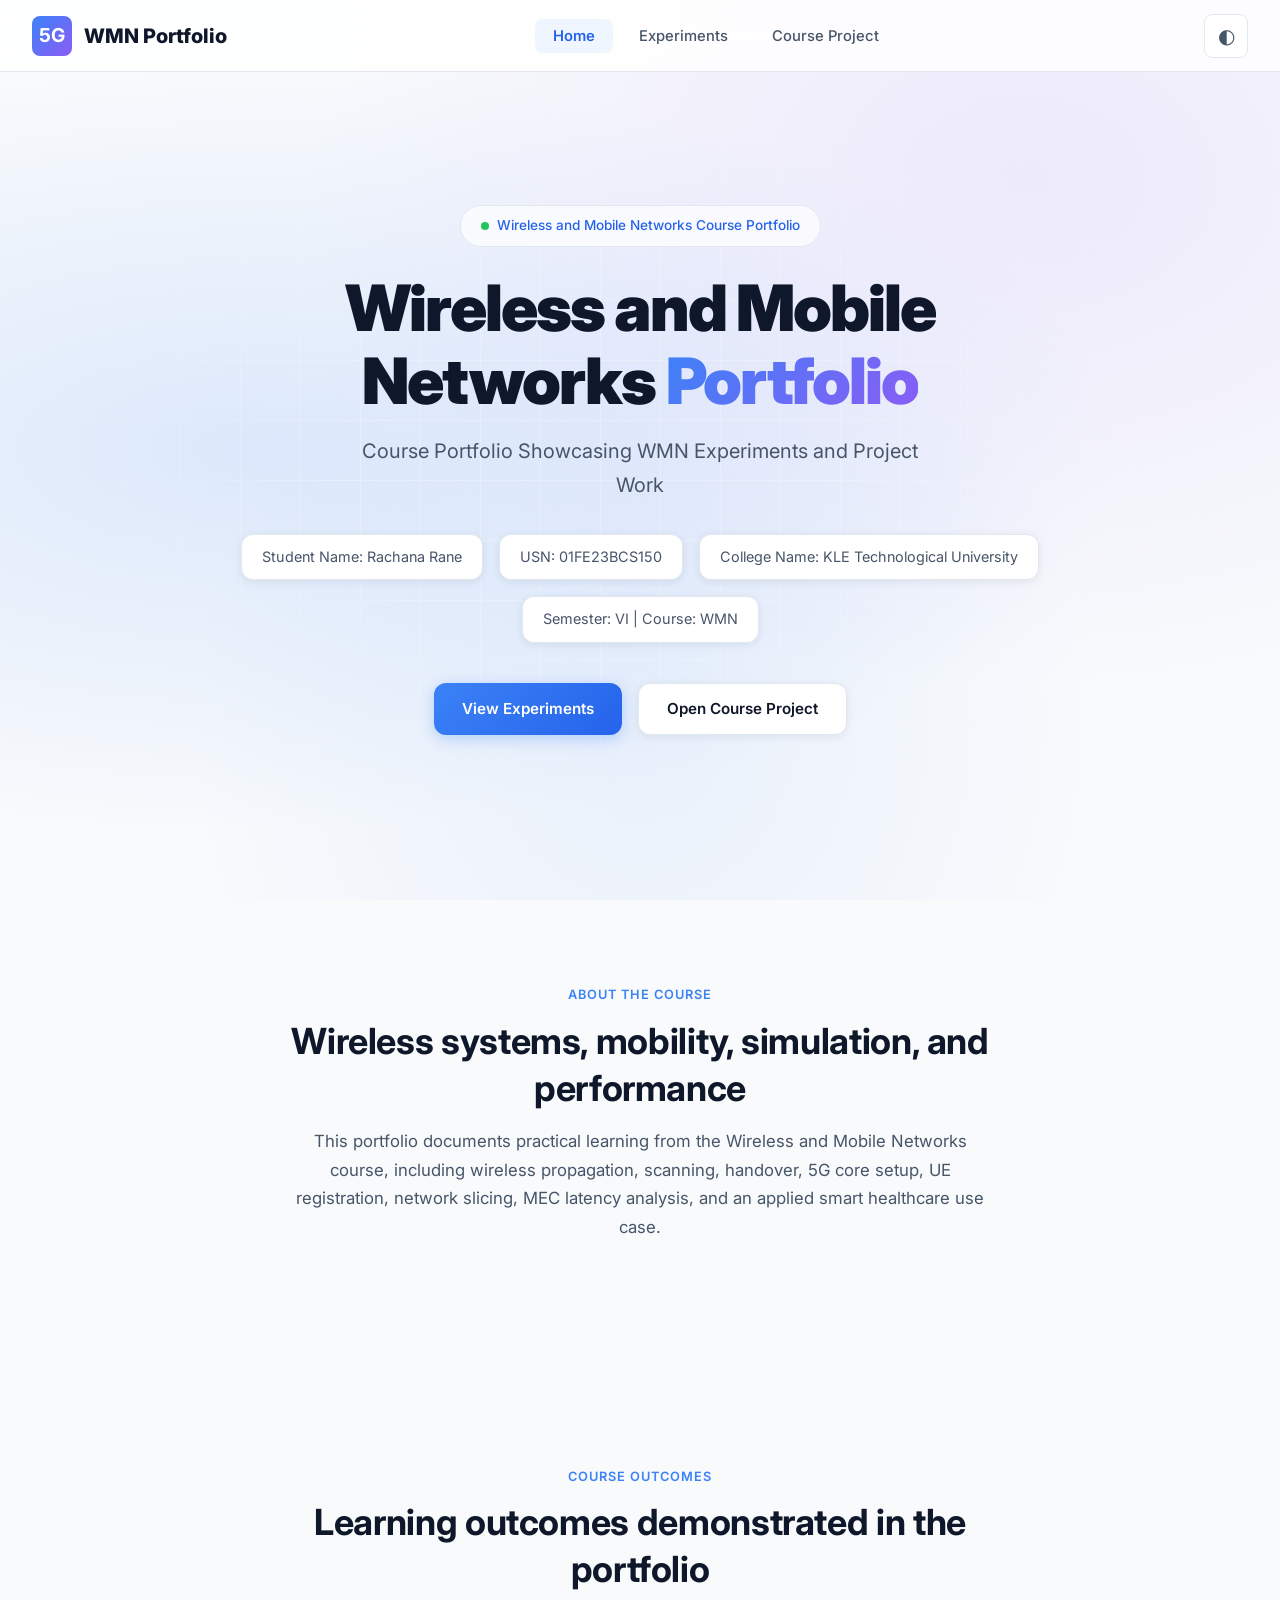
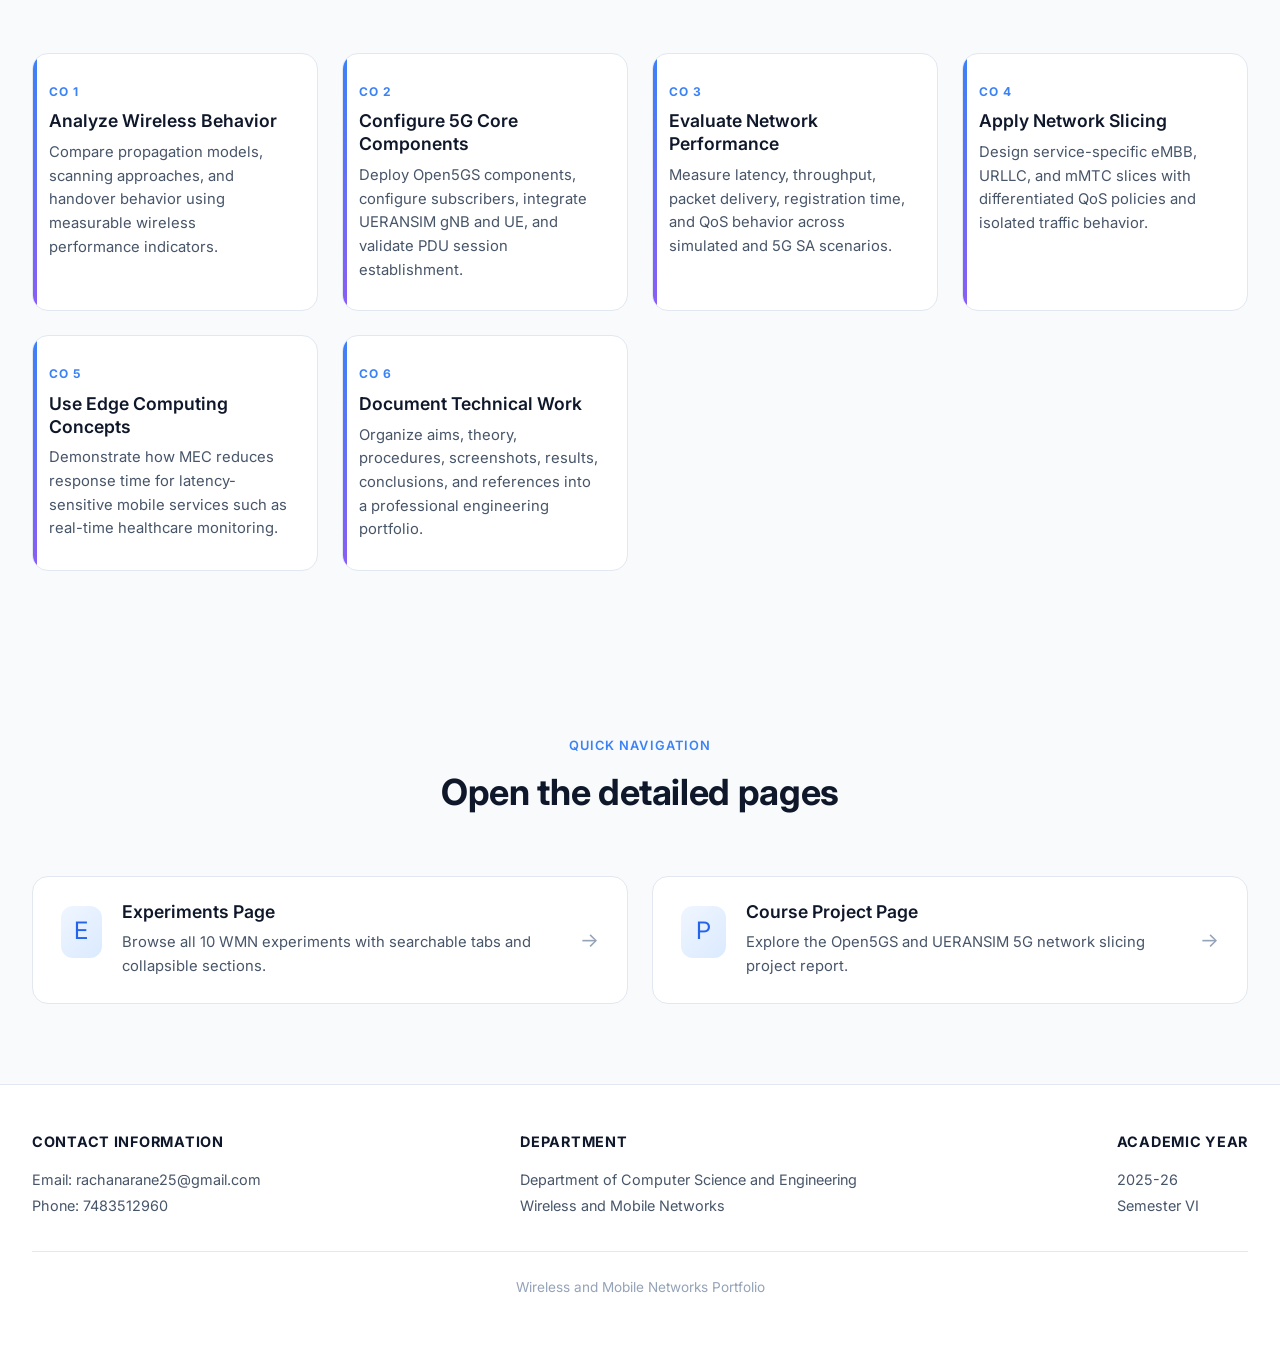
<file: index.html>
<!DOCTYPE html>
<html lang="en">
<head>
  <meta charset="UTF-8">
  <meta name="viewport" content="width=device-width, initial-scale=1.0">
  <title>Wireless and Mobile Networks Portfolio</title>
  <link rel="stylesheet" href="css/style.css">
</head>
<body>
  <nav class="navbar">
    <div class="nav-container">
      <a class="nav-logo" href="index.html">
        <span class="nav-logo-icon">5G</span>
        <span>WMN Portfolio</span>
      </a>
      <ul class="nav-links">
        <li><a class="nav-link active" href="index.html">Home</a></li>
        <li><a class="nav-link" href="experiments.html">Experiments</a></li>
        <li><a class="nav-link" href="project.html">Course Project</a></li>
      </ul>
      <button class="theme-toggle" type="button" aria-label="Toggle dark mode">◐</button>
      <button class="nav-hamburger" type="button" aria-label="Open menu"><span></span><span></span><span></span></button>
    </div>
  </nav>
  <div class="nav-overlay"></div>

  <main>
    <section class="hero" id="home">
      <div class="hero-bg"></div>
      <div class="hero-grid"></div>
      <div class="hero-content">
        <div class="hero-badge"><span class="dot"></span> Wireless and Mobile Networks Course Portfolio</div>
        <h1 class="hero-title">Wireless and Mobile Networks <span class="gradient-text">Portfolio</span></h1>
        <p class="hero-subtitle">Course Portfolio Showcasing WMN Experiments and Project Work</p>
        <div class="hero-details">
    <div class="hero-detail-chip">Student Name: Rachana Rane</div>
    <div class="hero-detail-chip">USN: 01FE23BCS150</div>
    <div class="hero-detail-chip">College Name: KLE Technological University</div>
    <div class="hero-detail-chip">Semester: VI | Course: WMN</div>
</div>
        <div class="hero-actions">
          <a class="btn btn-primary" href="experiments.html">View Experiments</a>
          <a class="btn btn-secondary" href="project.html">Open Course Project</a>
        </div>
      </div>
    </section>

    <section class="section" id="about">
      <div class="section-container">
        <div class="section-header reveal">
          <span class="section-label">About the Course</span>
          <h2 class="section-title">Wireless systems, mobility, simulation, and performance</h2>
          <p class="section-desc">This portfolio documents practical learning from the Wireless and Mobile Networks course, including wireless propagation, scanning, handover, 5G core setup, UE registration, network slicing, MEC latency analysis, and an applied smart healthcare use case.</p>
        </div>
      
      </div>
    </section>

    <section class="section">
      <div class="section-container">
        <div class="section-header reveal">
          <span class="section-label">Course Outcomes</span>
          <h2 class="section-title">Learning outcomes demonstrated in the portfolio</h2>
        </div>
        <div class="card-grid card-grid-3">
          <article class="card outcome-card reveal">
            <div class="outcome-number">CO 1</div>
            <h3 class="card-title">Analyze Wireless Behavior</h3>
            <p class="card-desc">Compare propagation models, scanning approaches, and handover behavior using measurable wireless performance indicators.</p>
          </article>
          <article class="card outcome-card reveal stagger-1">
            <div class="outcome-number">CO 2</div>
            <h3 class="card-title">Configure 5G Core Components</h3>
            <p class="card-desc">Deploy Open5GS components, configure subscribers, integrate UERANSIM gNB and UE, and validate PDU session establishment.</p>
          </article>
          <article class="card outcome-card reveal stagger-2">
            <div class="outcome-number">CO 3</div>
            <h3 class="card-title">Evaluate Network Performance</h3>
            <p class="card-desc">Measure latency, throughput, packet delivery, registration time, and QoS behavior across simulated and 5G SA scenarios.</p>
          </article>
          <article class="card outcome-card reveal">
            <div class="outcome-number">CO 4</div>
            <h3 class="card-title">Apply Network Slicing</h3>
            <p class="card-desc">Design service-specific eMBB, URLLC, and mMTC slices with differentiated QoS policies and isolated traffic behavior.</p>
          </article>
          <article class="card outcome-card reveal stagger-1">
            <div class="outcome-number">CO 5</div>
            <h3 class="card-title">Use Edge Computing Concepts</h3>
            <p class="card-desc">Demonstrate how MEC reduces response time for latency-sensitive mobile services such as real-time healthcare monitoring.</p>
          </article>
          <article class="card outcome-card reveal stagger-2">
            <div class="outcome-number">CO 6</div>
            <h3 class="card-title">Document Technical Work</h3>
            <p class="card-desc">Organize aims, theory, procedures, screenshots, results, conclusions, and references into a professional engineering portfolio.</p>
          </article>
        </div>
      </div>
    </section>

    <section class="section">
      <div class="section-container">
        <div class="section-header reveal">
          <span class="section-label">Quick Navigation</span>
          <h2 class="section-title">Open the detailed pages</h2>
        </div>
        <div class="card-grid card-grid-2">
          <a class="card link-card reveal" href="experiments.html">
            <div class="card-icon">E</div>
            <div>
              <h3 class="card-title">Experiments Page</h3>
              <p class="card-desc">Browse all 10 WMN experiments with searchable tabs and collapsible sections.</p>
            </div>
            <span class="arrow">→</span>
          </a>
          <a class="card link-card reveal stagger-1" href="project.html">
            <div class="card-icon">P</div>
            <div>
              <h3 class="card-title">Course Project Page</h3>
              <p class="card-desc">Explore the Open5GS and UERANSIM 5G network slicing project report.</p>
            </div>
            <span class="arrow">→</span>
          </a>
        </div>
      </div>
    </section>
  </main>

  <footer class="footer">
    <div class="footer-container">
      <div class="footer-section">
        <h4>Contact Information</h4>
        <p>Email: rachanarane25@gmail.com<br>Phone: 7483512960</p>
      </div>
      <div class="footer-section">
        <h4>Department</h4>
        <p>Department of Computer Science and Engineering<br>Wireless and Mobile Networks</p>
      </div>
      <div class="footer-section">
        <h4>Academic Year</h4>
        <p>2025-26<br>Semester VI</p>
      </div>
    </div>
    <div class="footer-bottom">Wireless and Mobile Networks Portfolio</div>
  </footer>

  <script src="js/main.js"></script>
</body>
</html>
</file>
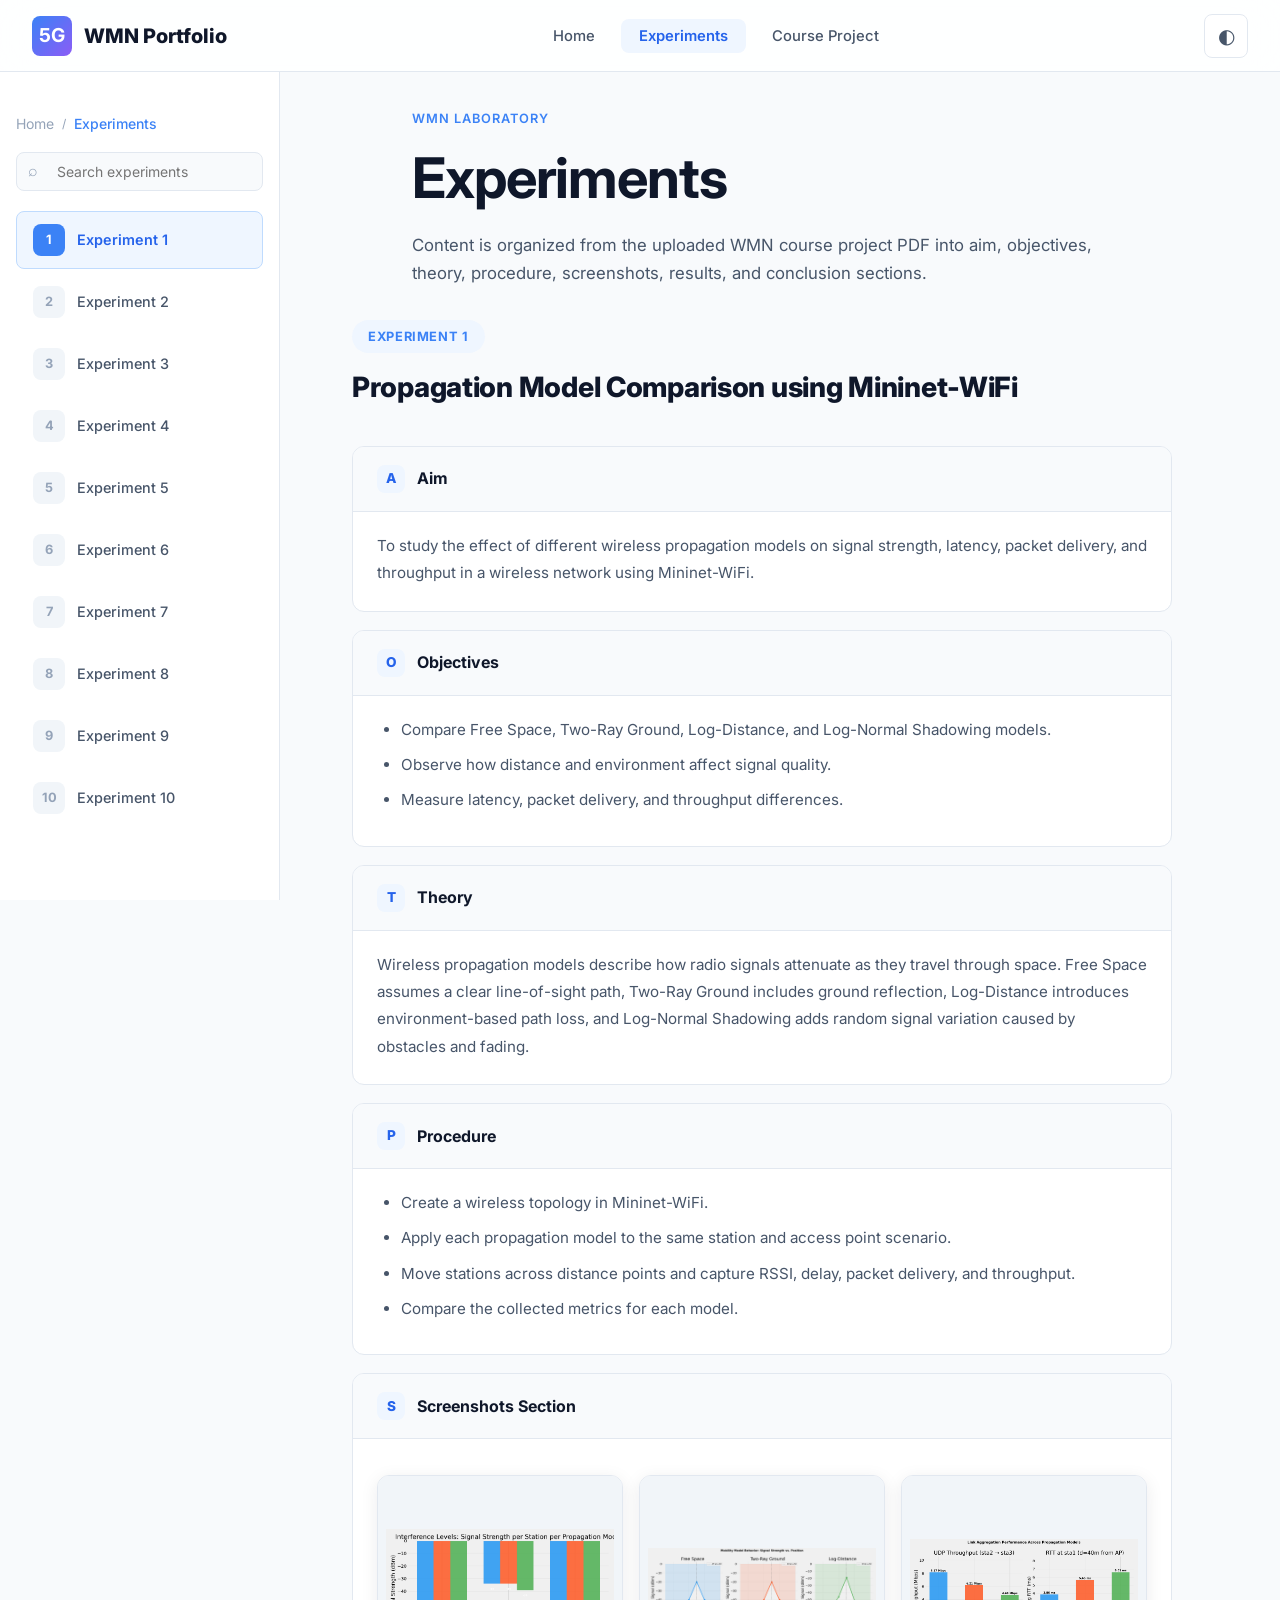
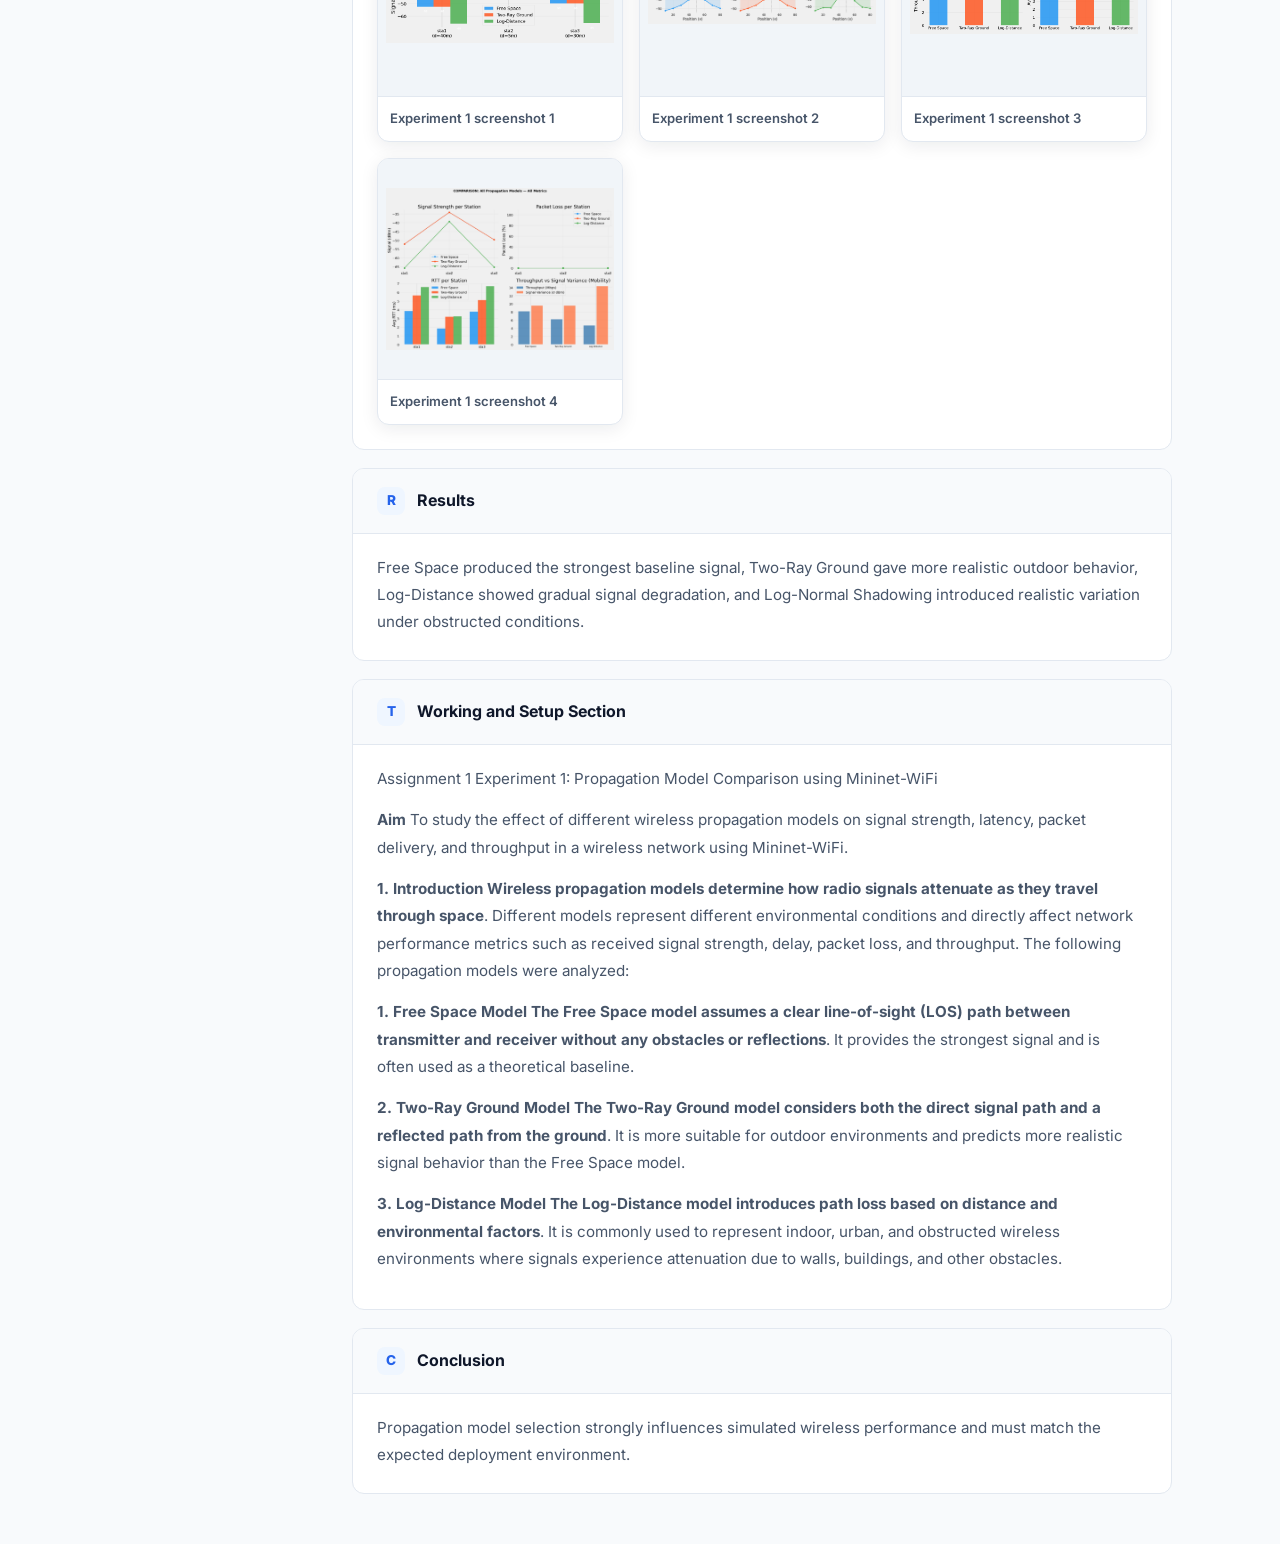
<file: experiments.html>
<!DOCTYPE html>
<html lang="en">
<head>
  <meta charset="UTF-8">
  <meta name="viewport" content="width=device-width, initial-scale=1.0">
  <title>Experiments | WMN Portfolio</title>
  <link rel="stylesheet" href="css/style.css">
</head>
<body>
  <nav class="navbar">
    <div class="nav-container">
      <a class="nav-logo" href="index.html"><span class="nav-logo-icon">5G</span><span>WMN Portfolio</span></a>
      <ul class="nav-links">
        <li><a class="nav-link" href="index.html">Home</a></li>
        <li><a class="nav-link active" href="experiments.html">Experiments</a></li>
        <li><a class="nav-link" href="project.html">Course Project</a></li>
      </ul>
      <button class="theme-toggle" type="button" aria-label="Toggle dark mode">◐</button>
      <button class="nav-hamburger" type="button" aria-label="Open menu"><span></span><span></span><span></span></button>
    </div>
  </nav>
  <div class="nav-overlay"></div>

  <main class="experiments-layout">
    <aside class="exp-sidebar">
      <nav class="breadcrumb"><a href="index.html">Home</a><span class="separator">/</span><span class="current">Experiments</span></nav>
      <div class="sidebar-search">
        <span class="search-icon">⌕</span>
        <input id="experimentSearch" type="search" placeholder="Search experiments">
      </div>
      <ul class="exp-nav-list" id="experimentNav"></ul>
    </aside>

    <section class="exp-content">
      <div class="section-header text-left mb-32">
        <span class="section-label">WMN Laboratory</span>
        <h1 class="section-title">Experiments</h1>
        <p class="section-desc">Content is organized from the uploaded WMN course project PDF into aim, objectives, theory, procedure, screenshots, results, and conclusion sections.</p>
      </div>
      <div id="experimentPanels"></div>
    </section>
  </main>

  <script src="js/experiment-data.js"></script>
  <script src="js/main.js"></script>
</body>
</html>
</file>
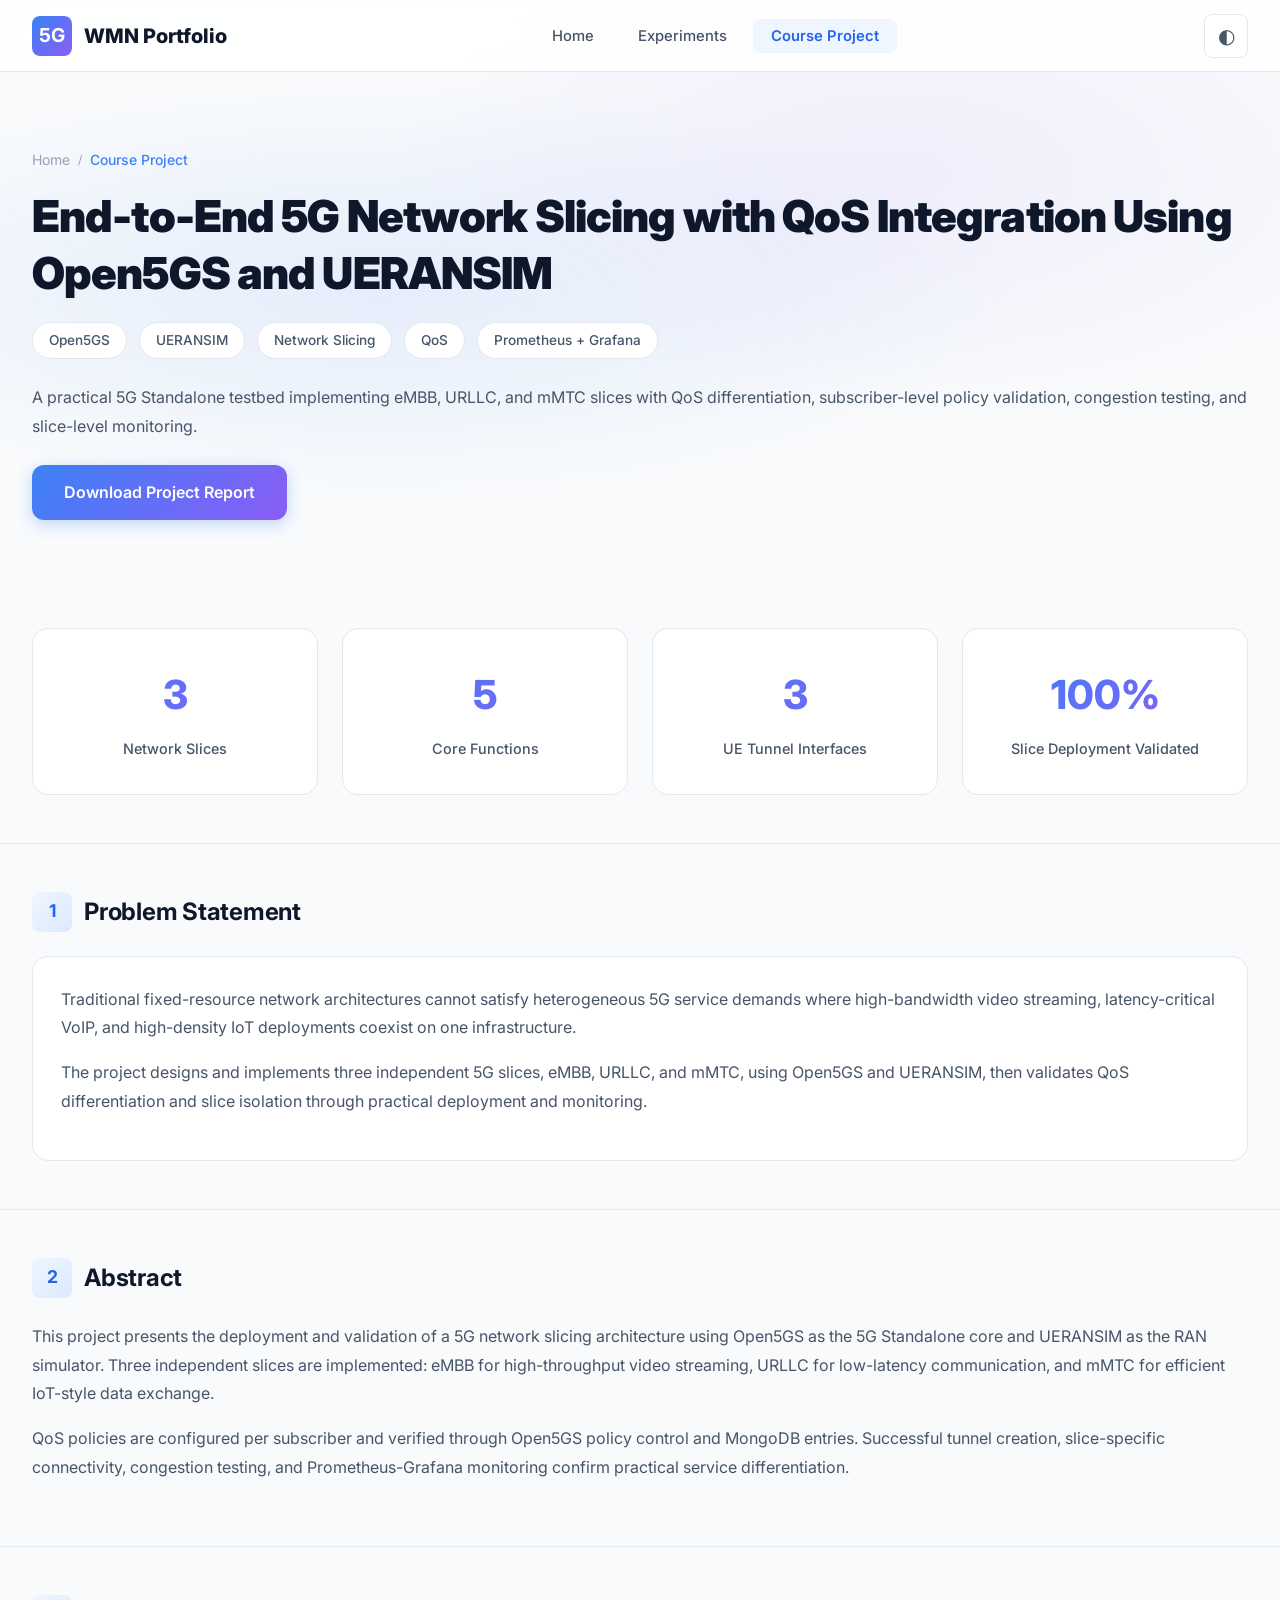
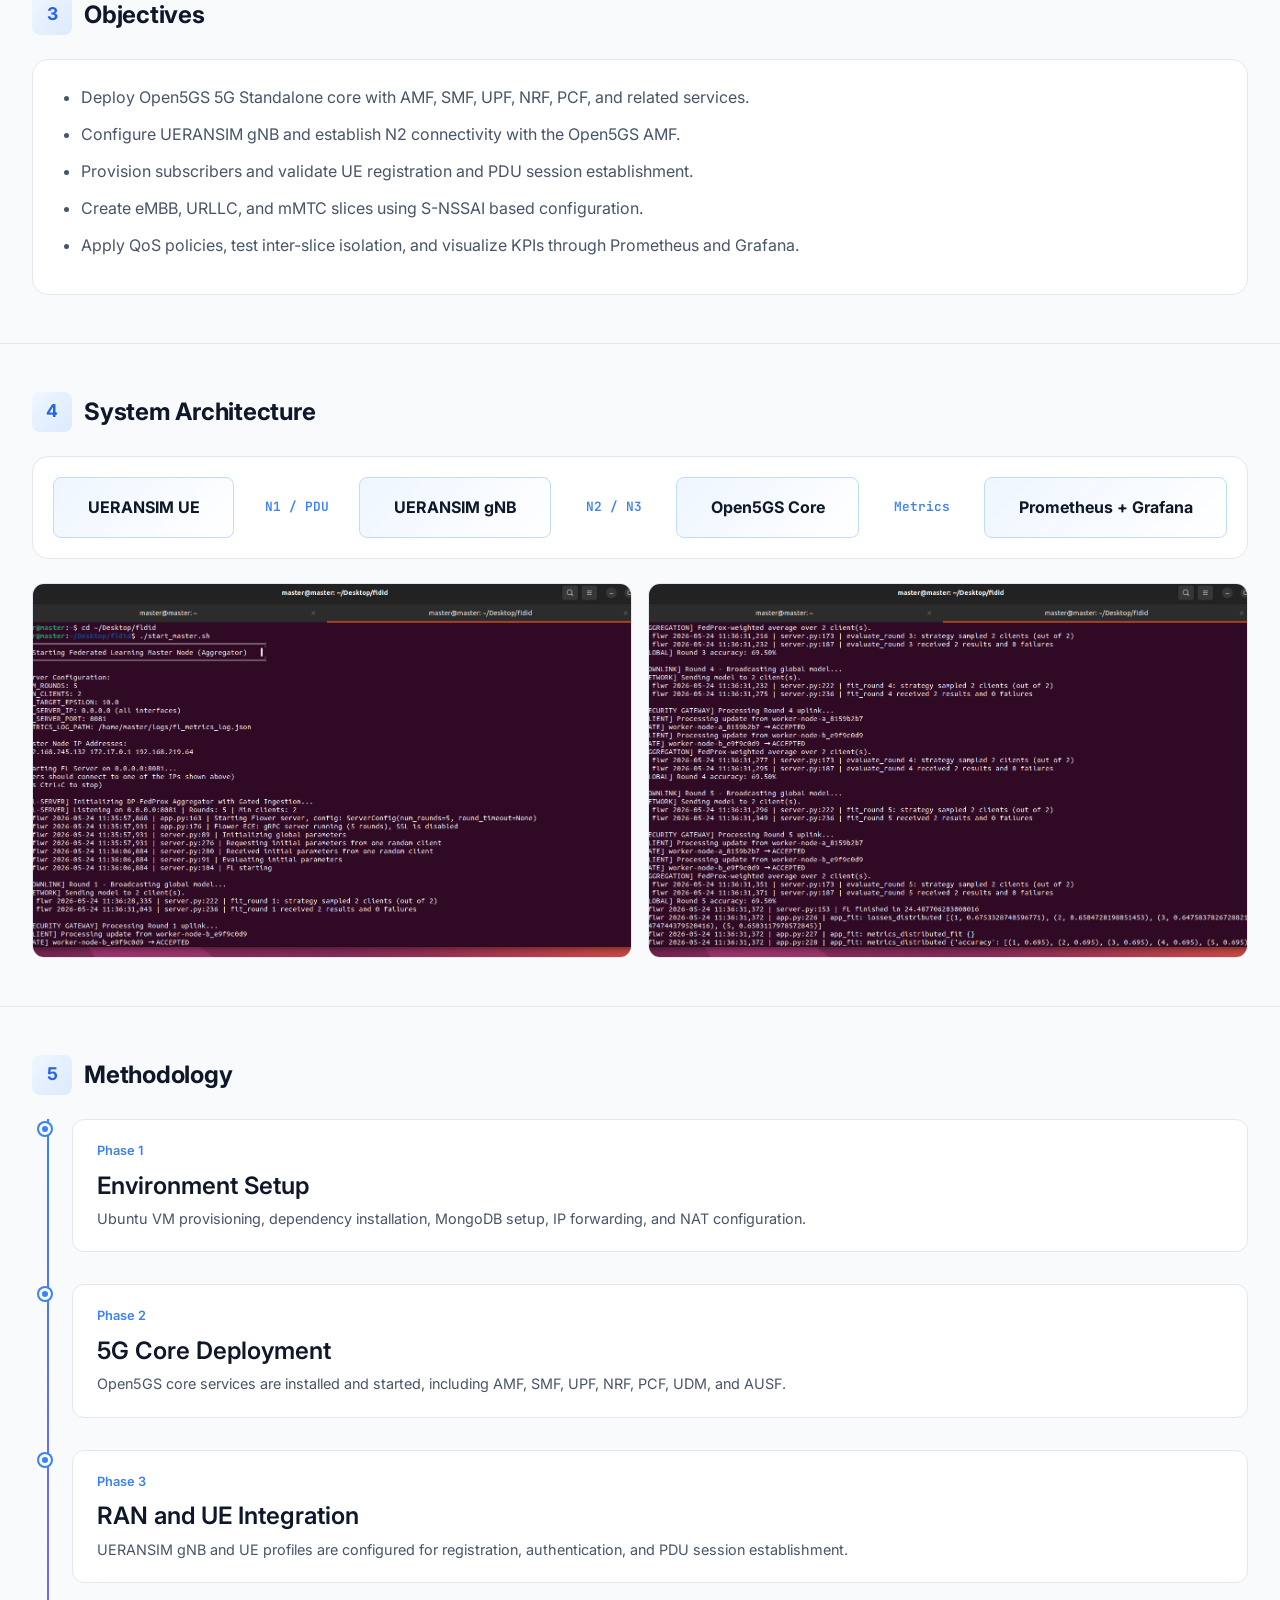
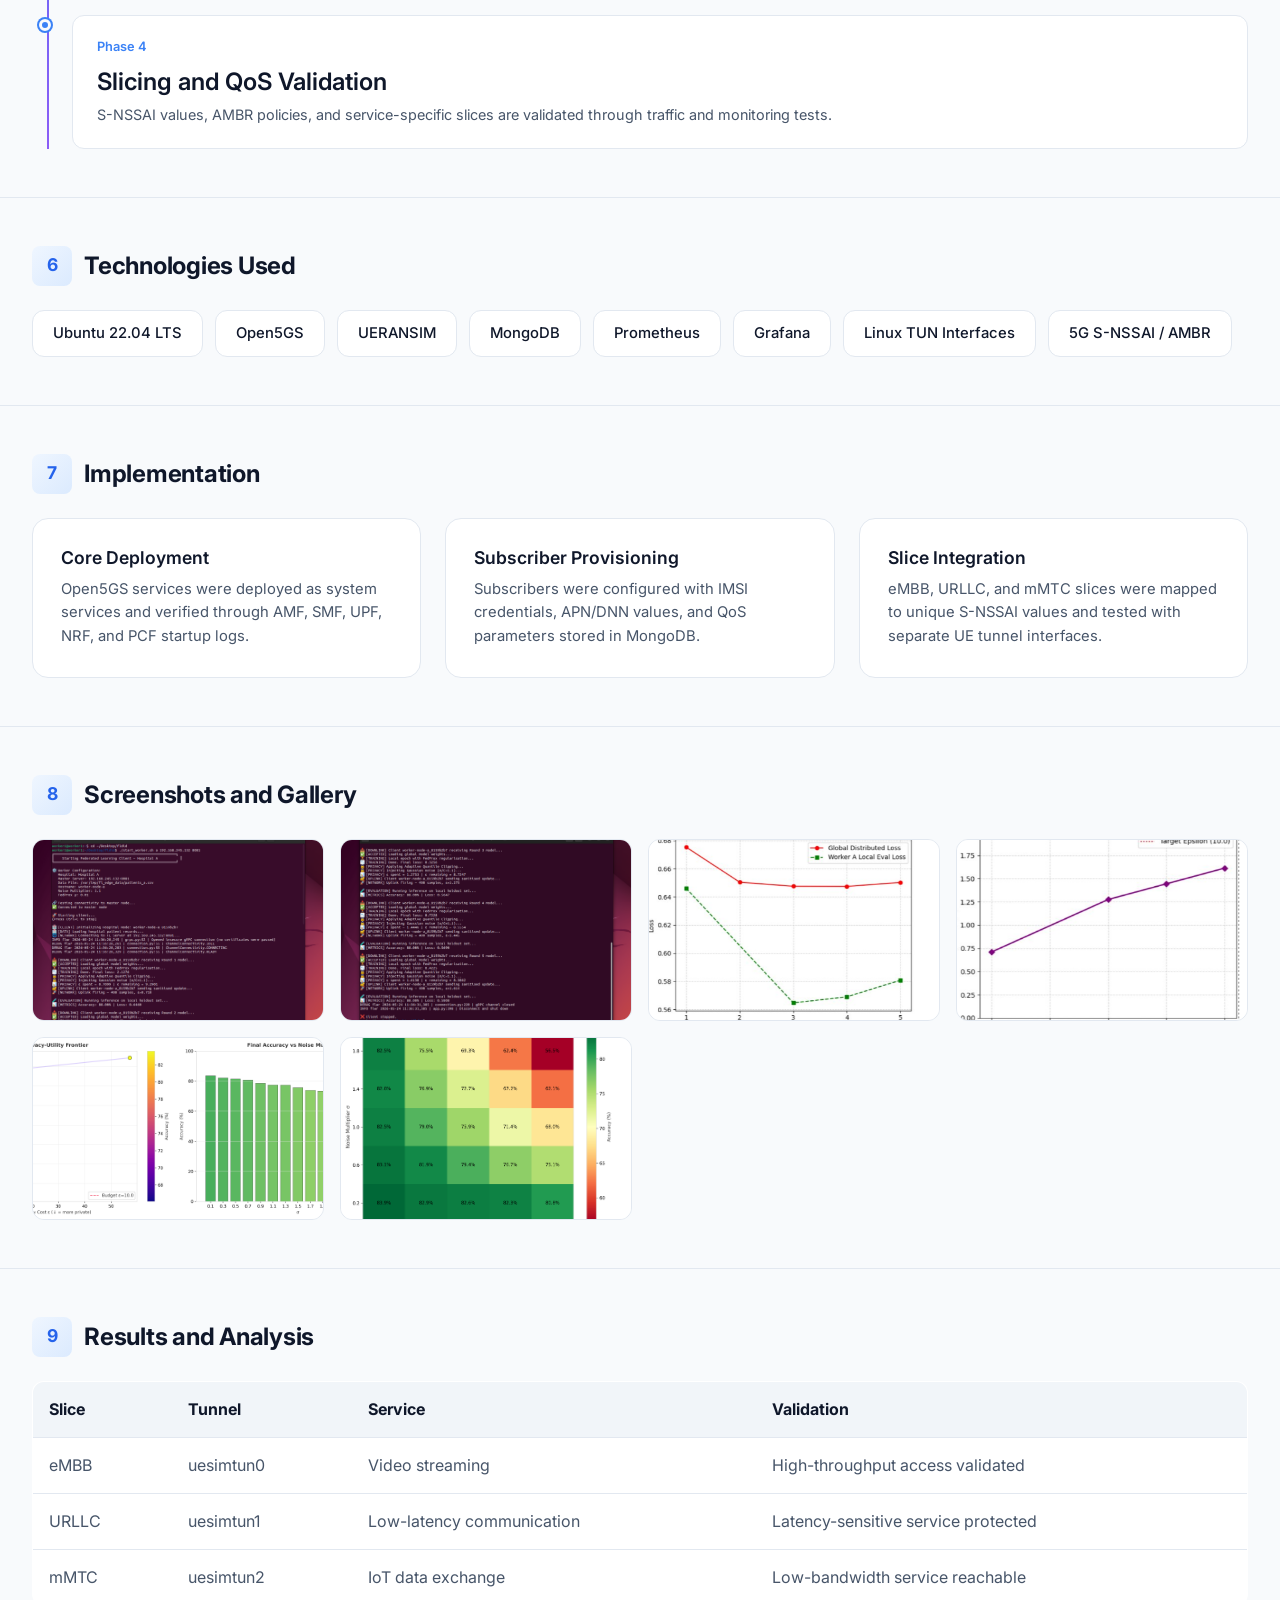
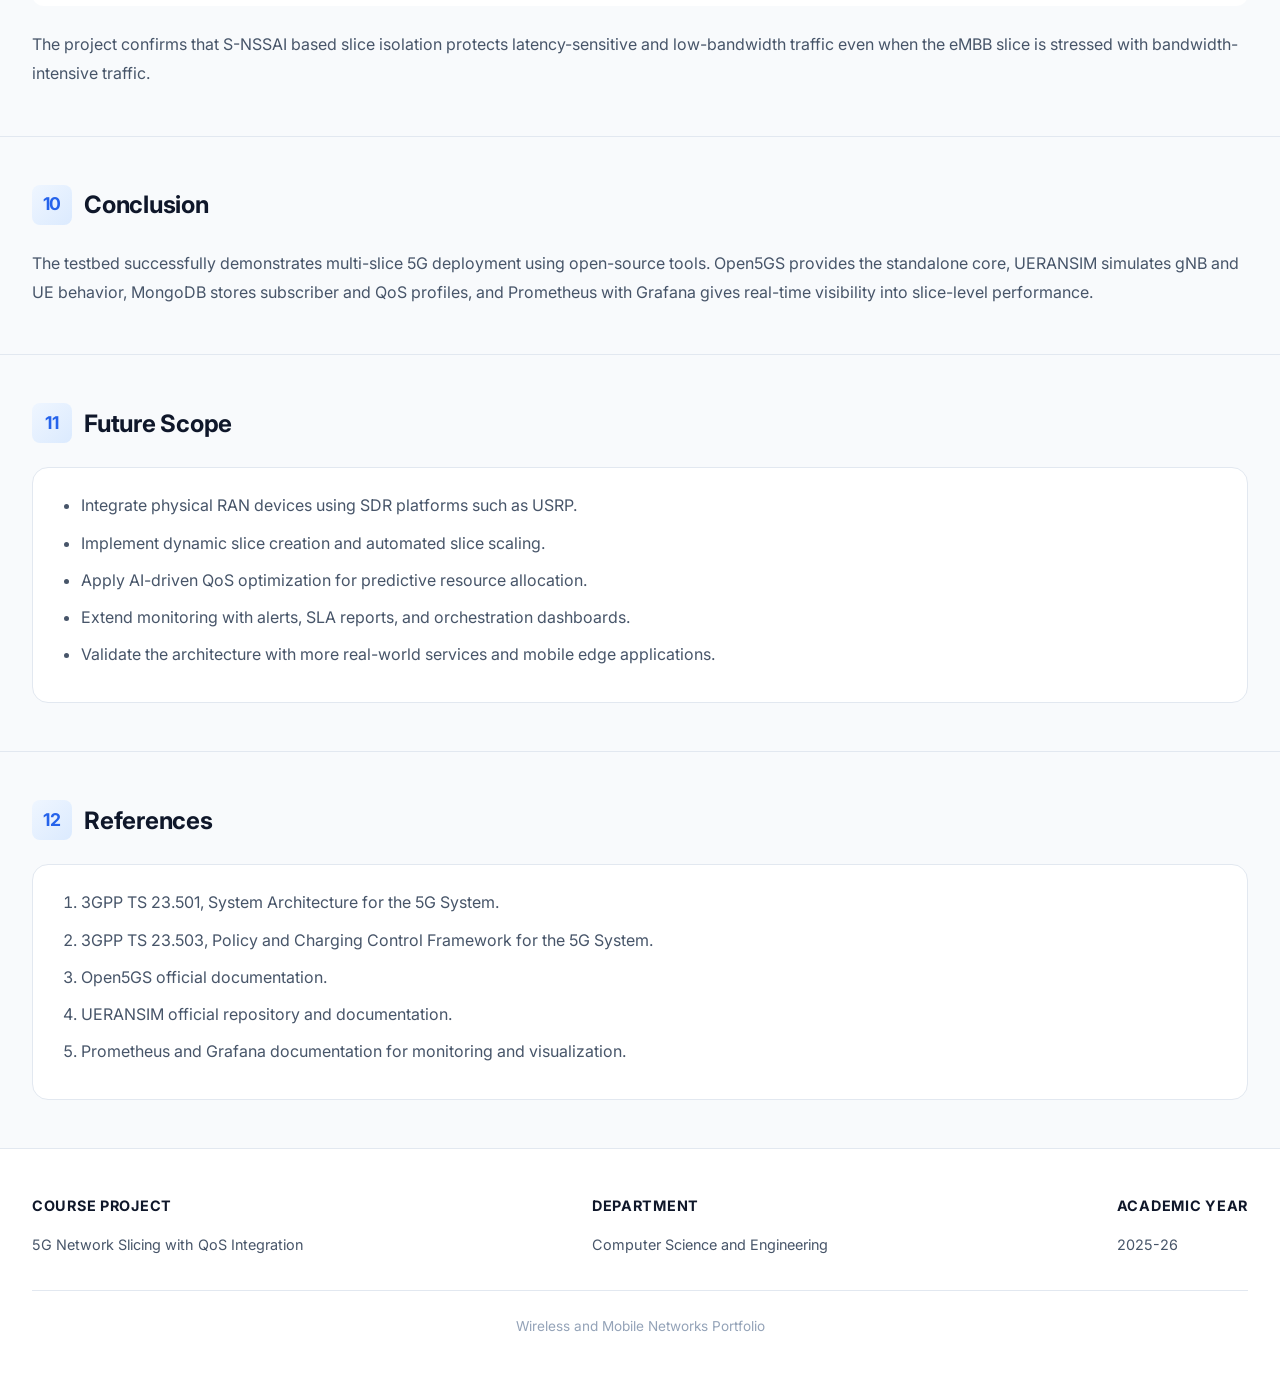
<file: project.html>
<!DOCTYPE html>
<html lang="en">
<head>
  <meta charset="UTF-8">
  <meta name="viewport" content="width=device-width, initial-scale=1.0">
  <title>Course Project | WMN Portfolio</title>
  <link rel="stylesheet" href="css/style.css">
</head>
<body>
  <nav class="navbar">
    <div class="nav-container">
      <a class="nav-logo" href="index.html"><span class="nav-logo-icon">5G</span><span>WMN Portfolio</span></a>
      <ul class="nav-links">
        <li><a class="nav-link" href="index.html">Home</a></li>
        <li><a class="nav-link" href="experiments.html">Experiments</a></li>
        <li><a class="nav-link active" href="project.html">Course Project</a></li>
      </ul>
      <button class="theme-toggle" type="button" aria-label="Toggle dark mode">◐</button>
      <button class="nav-hamburger" type="button" aria-label="Open menu"><span></span><span></span><span></span></button>
    </div>
  </nav>
  <div class="nav-overlay"></div>

  <header class="project-hero">
    <div class="project-hero-content">
      <nav class="breadcrumb"><a href="index.html">Home</a><span class="separator">/</span><span class="current">Course Project</span></nav>
      <h1 class="project-title">End-to-End 5G Network Slicing with QoS Integration Using Open5GS and UERANSIM</h1>
      <div class="project-meta">
        <span class="project-meta-tag">Open5GS</span>
        <span class="project-meta-tag">UERANSIM</span>
        <span class="project-meta-tag">Network Slicing</span>
        <span class="project-meta-tag">QoS</span>
        <span class="project-meta-tag">Prometheus + Grafana</span>
      </div>
      <p class="project-content">A practical 5G Standalone testbed implementing eMBB, URLLC, and mMTC slices with QoS differentiation, subscriber-level policy validation, congestion testing, and slice-level monitoring.</p>
      <a class="download-btn mt-24" href="wmn_new.pdf" download>Download Project Report</a>
    </div>
  </header>

  <main>
    <section class="project-section">
      <div class="project-section-inner">
        <div class="card-grid card-grid-4">
          <article class="card stat-card reveal"><div class="stat-value">3</div><div class="stat-label">Network Slices</div></article>
          <article class="card stat-card reveal stagger-1"><div class="stat-value">5</div><div class="stat-label">Core Functions</div></article>
          <article class="card stat-card reveal stagger-2"><div class="stat-value">3</div><div class="stat-label">UE Tunnel Interfaces</div></article>
          <article class="card stat-card reveal stagger-3"><div class="stat-value">100%</div><div class="stat-label">Slice Deployment Validated</div></article>
        </div>
      </div>
    </section>

    <section class="project-section">
      <div class="project-section-inner">
        <h2 class="project-section-title"><span class="section-icon">1</span>Problem Statement</h2>
        <div class="project-content card">
          <p>Traditional fixed-resource network architectures cannot satisfy heterogeneous 5G service demands where high-bandwidth video streaming, latency-critical VoIP, and high-density IoT deployments coexist on one infrastructure.</p>
          <p>The project designs and implements three independent 5G slices, eMBB, URLLC, and mMTC, using Open5GS and UERANSIM, then validates QoS differentiation and slice isolation through practical deployment and monitoring.</p>
        </div>
      </div>
    </section>

    <section class="project-section">
      <div class="project-section-inner">
        <h2 class="project-section-title"><span class="section-icon">2</span>Abstract</h2>
        <div class="project-content">
          <p>This project presents the deployment and validation of a 5G network slicing architecture using Open5GS as the 5G Standalone core and UERANSIM as the RAN simulator. Three independent slices are implemented: eMBB for high-throughput video streaming, URLLC for low-latency communication, and mMTC for efficient IoT-style data exchange.</p>
          <p>QoS policies are configured per subscriber and verified through Open5GS policy control and MongoDB entries. Successful tunnel creation, slice-specific connectivity, congestion testing, and Prometheus-Grafana monitoring confirm practical service differentiation.</p>
        </div>
      </div>
    </section>

    <section class="project-section">
      <div class="project-section-inner">
        <h2 class="project-section-title"><span class="section-icon">3</span>Objectives</h2>
        <ul class="content-list">
          <li>Deploy Open5GS 5G Standalone core with AMF, SMF, UPF, NRF, PCF, and related services.</li>
          <li>Configure UERANSIM gNB and establish N2 connectivity with the Open5GS AMF.</li>
          <li>Provision subscribers and validate UE registration and PDU session establishment.</li>
          <li>Create eMBB, URLLC, and mMTC slices using S-NSSAI based configuration.</li>
          <li>Apply QoS policies, test inter-slice isolation, and visualize KPIs through Prometheus and Grafana.</li>
        </ul>
      </div>
    </section>

    <section class="project-section">
      <div class="project-section-inner">
        <h2 class="project-section-title"><span class="section-icon">4</span>System Architecture</h2>
        <div class="architecture-map">
          <div class="arch-node">UERANSIM UE</div>
          <div class="arch-link">N1 / PDU</div>
          <div class="arch-node">UERANSIM gNB</div>
          <div class="arch-link">N2 / N3</div>
          <div class="arch-node">Open5GS Core</div>
          <div class="arch-link">Metrics</div>
          <div class="arch-node">Prometheus + Grafana</div>
        </div>
        <div class="gallery-grid mt-24">
          <figure class="gallery-item"><img src="images/page_23_img_1.png" alt="5G network slicing workflow"></figure>
          <figure class="gallery-item"><img src="images/page_23_img_2.png" alt="5G implementation diagram"></figure>
        </div>
      </div>
    </section>

    <section class="project-section">
      <div class="project-section-inner">
        <h2 class="project-section-title"><span class="section-icon">5</span>Methodology</h2>
        <div class="timeline">
          <div class="timeline-item"><span class="timeline-dot"></span><div class="timeline-content"><div class="timeline-date">Phase 1</div><h3 class="timeline-title">Environment Setup</h3><p class="timeline-desc">Ubuntu VM provisioning, dependency installation, MongoDB setup, IP forwarding, and NAT configuration.</p></div></div>
          <div class="timeline-item"><span class="timeline-dot"></span><div class="timeline-content"><div class="timeline-date">Phase 2</div><h3 class="timeline-title">5G Core Deployment</h3><p class="timeline-desc">Open5GS core services are installed and started, including AMF, SMF, UPF, NRF, PCF, UDM, and AUSF.</p></div></div>
          <div class="timeline-item"><span class="timeline-dot"></span><div class="timeline-content"><div class="timeline-date">Phase 3</div><h3 class="timeline-title">RAN and UE Integration</h3><p class="timeline-desc">UERANSIM gNB and UE profiles are configured for registration, authentication, and PDU session establishment.</p></div></div>
          <div class="timeline-item"><span class="timeline-dot"></span><div class="timeline-content"><div class="timeline-date">Phase 4</div><h3 class="timeline-title">Slicing and QoS Validation</h3><p class="timeline-desc">S-NSSAI values, AMBR policies, and service-specific slices are validated through traffic and monitoring tests.</p></div></div>
        </div>
      </div>
    </section>

    <section class="project-section">
      <div class="project-section-inner">
        <h2 class="project-section-title"><span class="section-icon">6</span>Technologies Used</h2>
        <div class="tech-grid">
          <span class="tech-tag">Ubuntu 22.04 LTS</span>
          <span class="tech-tag">Open5GS</span>
          <span class="tech-tag">UERANSIM</span>
          <span class="tech-tag">MongoDB</span>
          <span class="tech-tag">Prometheus</span>
          <span class="tech-tag">Grafana</span>
          <span class="tech-tag">Linux TUN Interfaces</span>
          <span class="tech-tag">5G S-NSSAI / AMBR</span>
        </div>
      </div>
    </section>

    <section class="project-section">
      <div class="project-section-inner">
        <h2 class="project-section-title"><span class="section-icon">7</span>Implementation</h2>
        <div class="card-grid card-grid-3">
          <article class="card"><h3 class="card-title">Core Deployment</h3><p class="card-desc">Open5GS services were deployed as system services and verified through AMF, SMF, UPF, NRF, and PCF startup logs.</p></article>
          <article class="card"><h3 class="card-title">Subscriber Provisioning</h3><p class="card-desc">Subscribers were configured with IMSI credentials, APN/DNN values, and QoS parameters stored in MongoDB.</p></article>
          <article class="card"><h3 class="card-title">Slice Integration</h3><p class="card-desc">eMBB, URLLC, and mMTC slices were mapped to unique S-NSSAI values and tested with separate UE tunnel interfaces.</p></article>
        </div>
      </div>
    </section>

    <section class="project-section">
      <div class="project-section-inner">
        <h2 class="project-section-title"><span class="section-icon">8</span>Screenshots and Gallery</h2>
        <div class="gallery-grid">
          <figure class="gallery-item"><img src="images/page_24_img_1.png" alt="UERANSIM terminal output"></figure>
          <figure class="gallery-item"><img src="images/page_25_img_1.png" alt="UE PDU session output"></figure>
          <figure class="gallery-item"><img src="images/page_26_img_1.png" alt="eMBB slice output"></figure>
          <figure class="gallery-item"><img src="images/page_27_img_1.png" alt="URLLC slice output"></figure>
          <figure class="gallery-item"><img src="images/page_28_img_1.png" alt="mMTC slice output"></figure>
          <figure class="gallery-item"><img src="images/page_30_img_1.png" alt="Grafana monitoring dashboard"></figure>
        </div>
      </div>
    </section>

    <section class="project-section">
      <div class="project-section-inner">
        <h2 class="project-section-title"><span class="section-icon">9</span>Results and Analysis</h2>
        <table class="data-table">
          <thead><tr><th>Slice</th><th>Tunnel</th><th>Service</th><th>Validation</th></tr></thead>
          <tbody>
            <tr><td>eMBB</td><td>uesimtun0</td><td>Video streaming</td><td>High-throughput access validated</td></tr>
            <tr><td>URLLC</td><td>uesimtun1</td><td>Low-latency communication</td><td>Latency-sensitive service protected</td></tr>
            <tr><td>mMTC</td><td>uesimtun2</td><td>IoT data exchange</td><td>Low-bandwidth service reachable</td></tr>
          </tbody>
        </table>
        <p class="project-content mt-24">The project confirms that S-NSSAI based slice isolation protects latency-sensitive and low-bandwidth traffic even when the eMBB slice is stressed with bandwidth-intensive traffic.</p>
      </div>
    </section>

    <section class="project-section">
      <div class="project-section-inner">
        <h2 class="project-section-title"><span class="section-icon">10</span>Conclusion</h2>
        <p class="project-content">The testbed successfully demonstrates multi-slice 5G deployment using open-source tools. Open5GS provides the standalone core, UERANSIM simulates gNB and UE behavior, MongoDB stores subscriber and QoS profiles, and Prometheus with Grafana gives real-time visibility into slice-level performance.</p>
      </div>
    </section>

    <section class="project-section">
      <div class="project-section-inner">
        <h2 class="project-section-title"><span class="section-icon">11</span>Future Scope</h2>
        <ul class="content-list">
          <li>Integrate physical RAN devices using SDR platforms such as USRP.</li>
          <li>Implement dynamic slice creation and automated slice scaling.</li>
          <li>Apply AI-driven QoS optimization for predictive resource allocation.</li>
          <li>Extend monitoring with alerts, SLA reports, and orchestration dashboards.</li>
          <li>Validate the architecture with more real-world services and mobile edge applications.</li>
        </ul>
      </div>
    </section>

    <section class="project-section">
      <div class="project-section-inner">
        <h2 class="project-section-title"><span class="section-icon">12</span>References</h2>
        <ol class="content-list">
          <li>3GPP TS 23.501, System Architecture for the 5G System.</li>
          <li>3GPP TS 23.503, Policy and Charging Control Framework for the 5G System.</li>
          <li>Open5GS official documentation.</li>
          <li>UERANSIM official repository and documentation.</li>
          <li>Prometheus and Grafana documentation for monitoring and visualization.</li>
        </ol>
      </div>
    </section>
  </main>

  <footer class="footer">
    <div class="footer-container">
      <div class="footer-section"><h4>Course Project</h4><p>5G Network Slicing with QoS Integration</p></div>
      <div class="footer-section"><h4>Department</h4><p>Computer Science and Engineering</p></div>
      <div class="footer-section"><h4>Academic Year</h4><p>2025-26</p></div>
    </div>
    <div class="footer-bottom">Wireless and Mobile Networks Portfolio</div>
  </footer>

  <script src="js/main.js"></script>
</body>
</html>
</file>
<file: css/style.css>
/* ===== Google Fonts ===== */
@import url('https://fonts.googleapis.com/css2?family=Inter:wght@300;400;500;600;700;800;900&family=JetBrains+Mono:wght@400;500;600&display=swap');

/* ===== CSS Custom Properties / Design Tokens ===== */
:root {
  /* Primary palette */
  --primary-50: #eff6ff;
  --primary-100: #dbeafe;
  --primary-200: #bfdbfe;
  --primary-300: #93c5fd;
  --primary-400: #60a5fa;
  --primary-500: #3b82f6;
  --primary-600: #2563eb;
  --primary-700: #1d4ed8;
  --primary-800: #1e40af;
  --primary-900: #1e3a8a;

  /* Accent */
  --accent-400: #a78bfa;
  --accent-500: #8b5cf6;
  --accent-600: #7c3aed;

  /* Success / Warning / Danger */
  --success-500: #22c55e;
  --warning-500: #f59e0b;
  --danger-500: #ef4444;

  /* Neutrals - Light mode */
  --bg-primary: #f8fafc;
  --bg-secondary: #ffffff;
  --bg-tertiary: #f1f5f9;
  --bg-card: #ffffff;
  --bg-card-hover: #f8fafc;
  --bg-glass: rgba(255, 255, 255, 0.7);
  --bg-glass-strong: rgba(255, 255, 255, 0.85);

  --text-primary: #0f172a;
  --text-secondary: #475569;
  --text-tertiary: #94a3b8;
  --text-inverse: #ffffff;

  --border-color: #e2e8f0;
  --border-color-light: #f1f5f9;
  --shadow-color: rgba(15, 23, 42, 0.08);
  --shadow-color-strong: rgba(15, 23, 42, 0.15);

  /* Sizes */
  --nav-height: 72px;
  --sidebar-width: 280px;
  --max-width: 1280px;
  --border-radius: 12px;
  --border-radius-sm: 8px;
  --border-radius-lg: 16px;
  --border-radius-xl: 24px;

  /* Transitions */
  --transition-fast: 150ms cubic-bezier(0.4, 0, 0.2, 1);
  --transition-base: 250ms cubic-bezier(0.4, 0, 0.2, 1);
  --transition-slow: 400ms cubic-bezier(0.4, 0, 0.2, 1);
  --transition-spring: 500ms cubic-bezier(0.34, 1.56, 0.64, 1);

  /* Typography */
  --font-sans: 'Inter', -apple-system, BlinkMacSystemFont, 'Segoe UI', sans-serif;
  --font-mono: 'JetBrains Mono', 'Fira Code', monospace;
}

/* ===== Dark Mode ===== */
[data-theme="dark"] {
  --bg-primary: #0b1120;
  --bg-secondary: #111827;
  --bg-tertiary: #1e293b;
  --bg-card: #1e293b;
  --bg-card-hover: #263348;
  --bg-glass: rgba(17, 24, 39, 0.75);
  --bg-glass-strong: rgba(17, 24, 39, 0.9);

  --text-primary: #f1f5f9;
  --text-secondary: #94a3b8;
  --text-tertiary: #64748b;
  --text-inverse: #0f172a;

  --border-color: #1e293b;
  --border-color-light: #263348;
  --shadow-color: rgba(0, 0, 0, 0.3);
  --shadow-color-strong: rgba(0, 0, 0, 0.5);
}

/* ===== Base Reset ===== */
*, *::before, *::after {
  margin: 0;
  padding: 0;
  box-sizing: border-box;
}

html {
  scroll-behavior: smooth;
  scroll-padding-top: calc(var(--nav-height) + 20px);
}

body {
  font-family: var(--font-sans);
  background: var(--bg-primary);
  color: var(--text-primary);
  line-height: 1.7;
  -webkit-font-smoothing: antialiased;
  -moz-osx-font-smoothing: grayscale;
  transition: background var(--transition-base), color var(--transition-base);
  overflow-x: hidden;
}

a {
  color: var(--primary-500);
  text-decoration: none;
  transition: color var(--transition-fast);
}

a:hover {
  color: var(--primary-600);
}

img {
  max-width: 100%;
  height: auto;
  display: block;
}

/* ===== Typography ===== */
h1, h2, h3, h4, h5, h6 {
  font-weight: 700;
  line-height: 1.3;
  color: var(--text-primary);
}

h1 { font-size: clamp(2rem, 5vw, 3.5rem); letter-spacing: -0.02em; }
h2 { font-size: clamp(1.5rem, 3vw, 2.25rem); letter-spacing: -0.01em; }
h3 { font-size: clamp(1.25rem, 2vw, 1.5rem); }
h4 { font-size: 1.125rem; }
p { color: var(--text-secondary); }

/* ===== Navigation ===== */
.navbar {
  position: fixed;
  top: 0;
  left: 0;
  right: 0;
  height: var(--nav-height);
  background: var(--bg-glass-strong);
  backdrop-filter: blur(20px);
  -webkit-backdrop-filter: blur(20px);
  border-bottom: 1px solid var(--border-color);
  z-index: 1000;
  display: flex;
  align-items: center;
  padding: 0 2rem;
  transition: all var(--transition-base);
}

.navbar.scrolled {
  box-shadow: 0 4px 30px var(--shadow-color);
}

.nav-container {
  max-width: var(--max-width);
  width: 100%;
  margin: 0 auto;
  display: flex;
  align-items: center;
  justify-content: space-between;
}

.nav-logo {
  display: flex;
  align-items: center;
  gap: 12px;
  font-weight: 800;
  font-size: 1.25rem;
  color: var(--text-primary);
  text-decoration: none;
}

.nav-logo-icon {
  width: 40px;
  height: 40px;
  background: linear-gradient(135deg, var(--primary-500), var(--accent-500));
  border-radius: var(--border-radius-sm);
  display: flex;
  align-items: center;
  justify-content: center;
  color: white;
  font-size: 1.2rem;
  font-weight: 700;
}

.nav-links {
  display: flex;
  align-items: center;
  gap: 8px;
  list-style: none;
}

.nav-link {
  padding: 8px 18px;
  border-radius: var(--border-radius-sm);
  color: var(--text-secondary);
  font-weight: 500;
  font-size: 0.925rem;
  transition: all var(--transition-fast);
  position: relative;
  text-decoration: none;
}

.nav-link:hover {
  color: var(--primary-500);
  background: var(--primary-50);
}

[data-theme="dark"] .nav-link:hover {
  background: rgba(59, 130, 246, 0.1);
}

.nav-link.active {
  color: var(--primary-600);
  background: var(--primary-50);
  font-weight: 600;
}

[data-theme="dark"] .nav-link.active {
  color: var(--primary-400);
  background: rgba(59, 130, 246, 0.15);
}

/* Theme Toggle */
.theme-toggle {
  width: 44px;
  height: 44px;
  border: 1px solid var(--border-color);
  border-radius: var(--border-radius-sm);
  background: var(--bg-secondary);
  color: var(--text-secondary);
  cursor: pointer;
  display: flex;
  align-items: center;
  justify-content: center;
  font-size: 1.25rem;
  transition: all var(--transition-fast);
}

.theme-toggle:hover {
  border-color: var(--primary-400);
  color: var(--primary-500);
  transform: scale(1.05);
}

/* Hamburger */
.nav-hamburger {
  display: none;
  flex-direction: column;
  gap: 5px;
  cursor: pointer;
  padding: 8px;
  border: none;
  background: transparent;
  z-index: 1010;
}

.nav-hamburger span {
  display: block;
  width: 24px;
  height: 2.5px;
  background: var(--text-primary);
  border-radius: 2px;
  transition: all var(--transition-base);
}

.nav-hamburger.active span:nth-child(1) {
  transform: rotate(45deg) translate(5px, 5px);
}

.nav-hamburger.active span:nth-child(2) {
  opacity: 0;
}

.nav-hamburger.active span:nth-child(3) {
  transform: rotate(-45deg) translate(5px, -5px);
}

/* ===== Breadcrumb ===== */
.breadcrumb {
  display: flex;
  align-items: center;
  gap: 8px;
  padding: 16px 0;
  font-size: 0.875rem;
  color: var(--text-tertiary);
}

.breadcrumb a {
  color: var(--text-tertiary);
  transition: color var(--transition-fast);
}

.breadcrumb a:hover {
  color: var(--primary-500);
}

.breadcrumb span.separator {
  font-size: 0.75rem;
}

.breadcrumb span.current {
  color: var(--primary-500);
  font-weight: 500;
}

/* ===== Hero Section ===== */
.hero {
  min-height: 100vh;
  display: flex;
  align-items: center;
  justify-content: center;
  position: relative;
  overflow: hidden;
  padding: var(--nav-height) 2rem 2rem;
}

.hero-bg {
  position: absolute;
  inset: 0;
  background:
    radial-gradient(ellipse at 20% 50%, rgba(59, 130, 246, 0.15) 0%, transparent 60%),
    radial-gradient(ellipse at 80% 20%, rgba(139, 92, 246, 0.1) 0%, transparent 50%),
    radial-gradient(ellipse at 50% 80%, rgba(59, 130, 246, 0.08) 0%, transparent 50%);
  z-index: 0;
}

[data-theme="dark"] .hero-bg {
  background:
    radial-gradient(ellipse at 20% 50%, rgba(59, 130, 246, 0.2) 0%, transparent 60%),
    radial-gradient(ellipse at 80% 20%, rgba(139, 92, 246, 0.15) 0%, transparent 50%),
    radial-gradient(ellipse at 50% 80%, rgba(59, 130, 246, 0.1) 0%, transparent 50%);
}

/* Animated grid background */
.hero-grid {
  position: absolute;
  inset: 0;
  background-image:
    linear-gradient(var(--border-color-light) 1px, transparent 1px),
    linear-gradient(90deg, var(--border-color-light) 1px, transparent 1px);
  background-size: 60px 60px;
  opacity: 0.5;
  mask-image: radial-gradient(ellipse at center, black 30%, transparent 70%);
  -webkit-mask-image: radial-gradient(ellipse at center, black 30%, transparent 70%);
}

.hero-content {
  position: relative;
  z-index: 1;
  max-width: 800px;
  text-align: center;
}

.hero-badge {
  display: inline-flex;
  align-items: center;
  gap: 8px;
  padding: 8px 20px;
  background: var(--bg-glass);
  backdrop-filter: blur(10px);
  border: 1px solid var(--border-color);
  border-radius: 100px;
  font-size: 0.85rem;
  font-weight: 500;
  color: var(--primary-600);
  margin-bottom: 24px;
  animation: fadeInDown 0.8s ease-out;
}

[data-theme="dark"] .hero-badge {
  color: var(--primary-400);
}

.hero-badge .dot {
  width: 8px;
  height: 8px;
  background: var(--success-500);
  border-radius: 50%;
  animation: pulse-dot 2s infinite;
}

.hero-title {
  font-size: clamp(2.5rem, 6vw, 4rem);
  font-weight: 900;
  letter-spacing: -0.03em;
  line-height: 1.15;
  margin-bottom: 16px;
  animation: fadeInUp 0.8s ease-out 0.1s both;
}

.hero-title .gradient-text {
  background: linear-gradient(135deg, var(--primary-500), var(--accent-500));
  -webkit-background-clip: text;
  -webkit-text-fill-color: transparent;
  background-clip: text;
}

.hero-subtitle {
  font-size: clamp(1rem, 2vw, 1.25rem);
  color: var(--text-secondary);
  margin-bottom: 32px;
  max-width: 600px;
  margin-left: auto;
  margin-right: auto;
  animation: fadeInUp 0.8s ease-out 0.2s both;
}

.hero-details {
  display: flex;
  flex-wrap: wrap;
  justify-content: center;
  gap: 16px;
  margin-bottom: 40px;
  animation: fadeInUp 0.8s ease-out 0.3s both;
}

.hero-detail-chip {
  display: inline-flex;
  align-items: center;
  gap: 8px;
  padding: 10px 20px;
  background: var(--bg-card);
  border: 1px solid var(--border-color);
  border-radius: var(--border-radius);
  font-size: 0.9rem;
  color: var(--text-secondary);
  box-shadow: 0 2px 8px var(--shadow-color);
}

.hero-detail-chip svg {
  width: 18px;
  height: 18px;
  color: var(--primary-500);
}

.hero-actions {
  display: flex;
  gap: 16px;
  justify-content: center;
  animation: fadeInUp 0.8s ease-out 0.4s both;
}

/* ===== Buttons ===== */
.btn {
  display: inline-flex;
  align-items: center;
  gap: 8px;
  padding: 12px 28px;
  border: none;
  border-radius: var(--border-radius);
  font-family: var(--font-sans);
  font-weight: 600;
  font-size: 0.95rem;
  cursor: pointer;
  transition: all var(--transition-base);
  text-decoration: none;
  white-space: nowrap;
}

.btn-primary {
  background: linear-gradient(135deg, var(--primary-500), var(--primary-600));
  color: white;
  box-shadow: 0 4px 15px rgba(59, 130, 246, 0.3);
}

.btn-primary:hover {
  transform: translateY(-2px);
  box-shadow: 0 8px 25px rgba(59, 130, 246, 0.4);
  color: white;
}

.btn-secondary {
  background: var(--bg-card);
  color: var(--text-primary);
  border: 1px solid var(--border-color);
  box-shadow: 0 2px 8px var(--shadow-color);
}

.btn-secondary:hover {
  transform: translateY(-2px);
  border-color: var(--primary-400);
  box-shadow: 0 8px 25px var(--shadow-color);
  color: var(--text-primary);
}

.btn-ghost {
  background: transparent;
  color: var(--primary-500);
  padding: 12px 16px;
}

.btn-ghost:hover {
  background: var(--primary-50);
}

[data-theme="dark"] .btn-ghost:hover {
  background: rgba(59, 130, 246, 0.1);
}

.btn svg, .btn i {
  width: 18px;
  height: 18px;
}

/* ===== Section Layout ===== */
.section {
  padding: 80px 2rem;
}

.section-container {
  max-width: var(--max-width);
  margin: 0 auto;
}

.section-header {
  text-align: center;
  max-width: 700px;
  margin: 0 auto 60px;
}

.section-label {
  display: inline-flex;
  align-items: center;
  gap: 8px;
  font-size: 0.8rem;
  font-weight: 600;
  text-transform: uppercase;
  letter-spacing: 0.08em;
  color: var(--primary-500);
  margin-bottom: 12px;
}

.section-title {
  margin-bottom: 16px;
}

.section-desc {
  font-size: 1.05rem;
  color: var(--text-secondary);
}

/* ===== Cards ===== */
.card {
  background: var(--bg-card);
  border: 1px solid var(--border-color);
  border-radius: var(--border-radius-lg);
  padding: 28px;
  transition: all var(--transition-base);
  position: relative;
  overflow: hidden;
}

.card:hover {
  transform: translateY(-4px);
  box-shadow: 0 12px 40px var(--shadow-color-strong);
  border-color: var(--primary-200);
}

[data-theme="dark"] .card:hover {
  border-color: var(--primary-800);
}

.card-icon {
  width: 52px;
  height: 52px;
  border-radius: var(--border-radius);
  display: flex;
  align-items: center;
  justify-content: center;
  font-size: 1.5rem;
  margin-bottom: 16px;
  background: linear-gradient(135deg, var(--primary-50), var(--primary-100));
  color: var(--primary-600);
}

[data-theme="dark"] .card-icon {
  background: linear-gradient(135deg, rgba(59, 130, 246, 0.15), rgba(59, 130, 246, 0.1));
  color: var(--primary-400);
}

.card-title {
  font-size: 1.1rem;
  font-weight: 600;
  margin-bottom: 8px;
}

.card-desc {
  font-size: 0.925rem;
  color: var(--text-secondary);
  line-height: 1.6;
}

/* Card Grid */
.card-grid {
  display: grid;
  gap: 24px;
}

.card-grid-2 { grid-template-columns: repeat(auto-fit, minmax(320px, 1fr)); }
.card-grid-3 { grid-template-columns: repeat(auto-fit, minmax(280px, 1fr)); }
.card-grid-4 { grid-template-columns: repeat(auto-fit, minmax(240px, 1fr)); }

/* ===== Stats Cards ===== */
.stat-card {
  text-align: center;
  padding: 32px 24px;
}

.stat-value {
  font-size: 2.5rem;
  font-weight: 800;
  background: linear-gradient(135deg, var(--primary-500), var(--accent-500));
  -webkit-background-clip: text;
  -webkit-text-fill-color: transparent;
  background-clip: text;
  margin-bottom: 8px;
}

.stat-label {
  font-size: 0.9rem;
  color: var(--text-secondary);
  font-weight: 500;
}

/* ===== Quick Nav / Link Cards ===== */
.link-card {
  display: flex;
  align-items: center;
  gap: 20px;
  padding: 24px 28px;
  cursor: pointer;
  text-decoration: none;
  color: inherit;
}

.link-card .arrow {
  margin-left: auto;
  font-size: 1.25rem;
  color: var(--text-tertiary);
  transition: all var(--transition-fast);
}

.link-card:hover .arrow {
  color: var(--primary-500);
  transform: translateX(4px);
}

/* ===== About Section ===== */
.topics-grid {
  display: grid;
  grid-template-columns: repeat(auto-fit, minmax(220px, 1fr));
  gap: 16px;
  margin-top: 24px;
}

.topic-tag {
  display: flex;
  align-items: center;
  gap: 12px;
  padding: 14px 20px;
  background: var(--bg-card);
  border: 1px solid var(--border-color);
  border-radius: var(--border-radius);
  font-size: 0.925rem;
  font-weight: 500;
  color: var(--text-primary);
  transition: all var(--transition-fast);
}

.topic-tag:hover {
  border-color: var(--primary-300);
  transform: translateX(4px);
}

.topic-tag .topic-icon {
  font-size: 1.25rem;
}

/* ===== Course Outcomes ===== */
.outcome-card {
  position: relative;
  padding-left: 16px;
}

.outcome-card::before {
  content: '';
  position: absolute;
  left: 0;
  top: 0;
  bottom: 0;
  width: 4px;
  background: linear-gradient(to bottom, var(--primary-500), var(--accent-500));
  border-radius: 2px;
}

.outcome-number {
  font-size: 0.75rem;
  font-weight: 700;
  text-transform: uppercase;
  letter-spacing: 0.08em;
  color: var(--primary-500);
  margin-bottom: 8px;
}

/* ===== Experiments Page ===== */
.experiments-layout {
  display: flex;
  gap: 32px;
  min-height: calc(100vh - var(--nav-height));
  padding-top: var(--nav-height);
}

/* Sidebar */
.exp-sidebar {
  width: var(--sidebar-width);
  position: sticky;
  top: var(--nav-height);
  height: calc(100vh - var(--nav-height));
  overflow-y: auto;
  padding: 24px 16px;
  border-right: 1px solid var(--border-color);
  background: var(--bg-secondary);
  flex-shrink: 0;
  scrollbar-width: thin;
  scrollbar-color: var(--border-color) transparent;
}

.exp-sidebar::-webkit-scrollbar {
  width: 5px;
}

.exp-sidebar::-webkit-scrollbar-thumb {
  background: var(--border-color);
  border-radius: 4px;
}

.sidebar-search {
  position: relative;
  margin-bottom: 20px;
}

.sidebar-search input {
  width: 100%;
  padding: 10px 14px 10px 40px;
  border: 1px solid var(--border-color);
  border-radius: var(--border-radius-sm);
  background: var(--bg-primary);
  color: var(--text-primary);
  font-family: var(--font-sans);
  font-size: 0.875rem;
  transition: all var(--transition-fast);
  outline: none;
}

.sidebar-search input:focus {
  border-color: var(--primary-400);
  box-shadow: 0 0 0 3px rgba(59, 130, 246, 0.1);
}

.sidebar-search .search-icon {
  position: absolute;
  left: 12px;
  top: 50%;
  transform: translateY(-50%);
  color: var(--text-tertiary);
  font-size: 1rem;
}

.exp-nav-list {
  list-style: none;
  display: flex;
  flex-direction: column;
  gap: 4px;
}

.exp-nav-item {
  display: flex;
  align-items: center;
  gap: 12px;
  padding: 12px 16px;
  border-radius: var(--border-radius-sm);
  cursor: pointer;
  transition: all var(--transition-fast);
  font-size: 0.9rem;
  font-weight: 500;
  color: var(--text-secondary);
  border: 1px solid transparent;
}

.exp-nav-item:hover {
  background: var(--bg-tertiary);
  color: var(--text-primary);
}

.exp-nav-item.active {
  background: var(--primary-50);
  color: var(--primary-600);
  border-color: var(--primary-200);
  font-weight: 600;
}

[data-theme="dark"] .exp-nav-item.active {
  background: rgba(59, 130, 246, 0.1);
  color: var(--primary-400);
  border-color: rgba(59, 130, 246, 0.2);
}

.exp-nav-num {
  width: 32px;
  height: 32px;
  display: flex;
  align-items: center;
  justify-content: center;
  font-size: 0.8rem;
  font-weight: 700;
  border-radius: 8px;
  background: var(--bg-tertiary);
  color: var(--text-tertiary);
  flex-shrink: 0;
}

.exp-nav-item.active .exp-nav-num {
  background: var(--primary-500);
  color: white;
}

/* Experiment Content */
.exp-content {
  flex: 1;
  padding: 32px 40px;
  max-width: 900px;
  overflow-y: auto;
}

.exp-panel {
  display: none;
  animation: fadeIn 0.3s ease-out;
}

.exp-panel.active {
  display: block;
}

.exp-header {
  margin-bottom: 40px;
}

.exp-number-badge {
  display: inline-flex;
  align-items: center;
  gap: 8px;
  font-size: 0.8rem;
  font-weight: 700;
  text-transform: uppercase;
  letter-spacing: 0.05em;
  color: var(--primary-500);
  background: var(--primary-50);
  padding: 6px 16px;
  border-radius: 100px;
  margin-bottom: 16px;
}

[data-theme="dark"] .exp-number-badge {
  background: rgba(59, 130, 246, 0.1);
}

.exp-title {
  font-size: 1.75rem;
  font-weight: 800;
  margin-bottom: 12px;
}

/* Collapsible Sections */
.collapsible {
  border: 1px solid var(--border-color);
  border-radius: var(--border-radius);
  margin-bottom: 16px;
  overflow: hidden;
  transition: all var(--transition-base);
}

.collapsible:hover {
  border-color: var(--primary-200);
}

[data-theme="dark"] .collapsible:hover {
  border-color: rgba(59, 130, 246, 0.3);
}

.collapsible-header {
  display: flex;
  align-items: center;
  gap: 12px;
  padding: 18px 24px;
  cursor: pointer;
  background: var(--bg-card);
  font-weight: 600;
  font-size: 1rem;
  color: var(--text-primary);
  transition: background var(--transition-fast);
  user-select: none;
}

.collapsible-header:hover {
  background: var(--bg-card-hover);
}

.collapsible-header .icon {
  font-size: 1.2rem;
  color: var(--primary-500);
  width: 24px;
  text-align: center;
}

.collapsible-header .chevron {
  margin-left: auto;
  transition: transform var(--transition-base);
  font-size: 0.9rem;
  color: var(--text-tertiary);
}

.collapsible.open .collapsible-header .chevron {
  transform: rotate(180deg);
}

.collapsible-body {
  max-height: 0;
  overflow: hidden;
  transition: max-height var(--transition-slow);
}

.collapsible.open .collapsible-body {
  max-height: 3000px;
}

.collapsible-content {
  padding: 20px 24px 24px;
  border-top: 1px solid var(--border-color);
  font-size: 0.95rem;
  line-height: 1.8;
  color: var(--text-secondary);
}

.collapsible-content p {
  margin-bottom: 12px;
}

.collapsible-content ul, .collapsible-content ol {
  padding-left: 24px;
  margin-bottom: 12px;
}

.collapsible-content li {
  margin-bottom: 8px;
  color: var(--text-secondary);
}

.collapsible-content strong {
  color: var(--text-primary);
}

.experiment-section {
  background: var(--bg-card);
  border: 1px solid var(--border-color);
  border-radius: var(--border-radius);
  margin-bottom: 18px;
  overflow: hidden;
}

.experiment-section-title {
  display: flex;
  align-items: center;
  gap: 12px;
  padding: 18px 24px;
  border-bottom: 1px solid var(--border-color);
  background: var(--bg-card-hover);
}

.experiment-section-title .icon {
  width: 28px;
  height: 28px;
  display: inline-flex;
  align-items: center;
  justify-content: center;
  border-radius: 8px;
  background: var(--primary-50);
  color: var(--primary-600);
  font-weight: 800;
  font-size: 0.85rem;
}

[data-theme="dark"] .experiment-section-title .icon {
  background: rgba(59, 130, 246, 0.15);
  color: var(--primary-400);
}

.experiment-section-title h3 {
  font-size: 1rem;
  margin: 0;
}

.experiment-section-content {
  padding: 20px 24px 24px;
  color: var(--text-secondary);
  font-size: 0.95rem;
  line-height: 1.8;
}

.experiment-section-content ul,
.experiment-section-content ol {
  padding-left: 24px;
}

.experiment-section-content li {
  margin-bottom: 8px;
}

/* Screenshots placeholder */
.screenshot-grid {
  display: grid;
  grid-template-columns: repeat(auto-fit, minmax(200px, 1fr));
  gap: 16px;
  margin-top: 16px;
}

.screenshot-placeholder {
  aspect-ratio: 16 / 10;
  background: var(--bg-tertiary);
  border: 2px dashed var(--border-color);
  border-radius: var(--border-radius);
  display: flex;
  flex-direction: column;
  align-items: center;
  justify-content: center;
  gap: 8px;
  color: var(--text-tertiary);
  font-size: 0.85rem;
  cursor: pointer;
  transition: all var(--transition-fast);
}

.screenshot-placeholder:hover {
  border-color: var(--primary-300);
  color: var(--primary-500);
}

.screenshot-placeholder .icon {
  font-size: 2rem;
}

.experiment-shot {
  background: var(--bg-card);
  border: 1px solid var(--border-color);
  border-radius: var(--border-radius);
  overflow: hidden;
  box-shadow: 0 4px 18px var(--shadow-color);
}

.experiment-shot img {
  width: 100%;
  height: 220px;
  object-fit: contain;
  background: var(--bg-tertiary);
  padding: 8px;
}

.experiment-shot figcaption {
  padding: 10px 12px;
  border-top: 1px solid var(--border-color);
  color: var(--text-secondary);
  font-size: 0.82rem;
  font-weight: 600;
}

.pdf-notes {
  max-height: 520px;
  overflow: auto;
  padding-right: 8px;
}

.pdf-notes p {
  margin-bottom: 14px;
}

/* ===== Project Page ===== */
.project-hero {
  padding: calc(var(--nav-height) + 60px) 2rem 60px;
  background:
    radial-gradient(ellipse at 30% 50%, rgba(59, 130, 246, 0.1) 0%, transparent 50%),
    radial-gradient(ellipse at 70% 30%, rgba(139, 92, 246, 0.08) 0%, transparent 40%);
}

.project-hero-content {
  max-width: var(--max-width);
  margin: 0 auto;
}

.project-title {
  font-size: clamp(1.75rem, 4vw, 2.75rem);
  font-weight: 900;
  margin-bottom: 20px;
}

.project-meta {
  display: flex;
  flex-wrap: wrap;
  gap: 12px;
  margin-bottom: 24px;
}

.project-meta-tag {
  display: inline-flex;
  align-items: center;
  gap: 8px;
  padding: 6px 16px;
  background: var(--bg-card);
  border: 1px solid var(--border-color);
  border-radius: 100px;
  font-size: 0.85rem;
  font-weight: 500;
  color: var(--text-secondary);
}

.project-section {
  padding: 48px 2rem;
  border-bottom: 1px solid var(--border-color);
}

.project-section:last-child {
  border-bottom: none;
}

.project-section-inner {
  max-width: var(--max-width);
  margin: 0 auto;
}

.project-section-title {
  display: flex;
  align-items: center;
  gap: 12px;
  font-size: 1.5rem;
  margin-bottom: 24px;
}

.project-section-title .section-icon {
  width: 40px;
  height: 40px;
  display: flex;
  align-items: center;
  justify-content: center;
  border-radius: var(--border-radius-sm);
  background: linear-gradient(135deg, var(--primary-50), var(--primary-100));
  color: var(--primary-600);
  font-size: 1.1rem;
}

[data-theme="dark"] .project-section-title .section-icon {
  background: rgba(59, 130, 246, 0.1);
  color: var(--primary-400);
}

.project-content {
  font-size: 1rem;
  line-height: 1.8;
  color: var(--text-secondary);
}

.project-content p {
  margin-bottom: 16px;
}

.content-list {
  background: var(--bg-card);
  border: 1px solid var(--border-color);
  border-radius: var(--border-radius-lg);
  padding: 24px 28px 24px 48px;
  color: var(--text-secondary);
}

.content-list li {
  margin-bottom: 10px;
}

.architecture-map {
  display: grid;
  grid-template-columns: repeat(7, auto);
  align-items: center;
  gap: 12px;
  overflow-x: auto;
  padding: 20px;
  background: var(--bg-card);
  border: 1px solid var(--border-color);
  border-radius: var(--border-radius-lg);
}

.arch-node {
  min-width: 150px;
  padding: 16px 18px;
  border-radius: var(--border-radius-sm);
  background: linear-gradient(135deg, var(--primary-50), var(--bg-secondary));
  border: 1px solid var(--primary-200);
  color: var(--text-primary);
  font-weight: 700;
  text-align: center;
}

[data-theme="dark"] .arch-node {
  background: rgba(59, 130, 246, 0.12);
  border-color: rgba(59, 130, 246, 0.25);
}

.arch-link {
  min-width: 70px;
  text-align: center;
  color: var(--primary-500);
  font-size: 0.8rem;
  font-family: var(--font-mono);
  font-weight: 600;
}

.data-table {
  width: 100%;
  border-collapse: collapse;
  overflow: hidden;
  border-radius: var(--border-radius);
  background: var(--bg-card);
  border: 1px solid var(--border-color);
}

.data-table th,
.data-table td {
  padding: 14px 16px;
  text-align: left;
  border-bottom: 1px solid var(--border-color);
  color: var(--text-secondary);
}

.data-table th {
  background: var(--bg-tertiary);
  color: var(--text-primary);
  font-weight: 700;
}

.data-table tr:last-child td {
  border-bottom: none;
}

/* Tech Stack */
.tech-grid {
  display: flex;
  flex-wrap: wrap;
  gap: 12px;
}

.tech-tag {
  display: flex;
  align-items: center;
  gap: 8px;
  padding: 10px 20px;
  background: var(--bg-card);
  border: 1px solid var(--border-color);
  border-radius: var(--border-radius);
  font-size: 0.925rem;
  font-weight: 500;
  color: var(--text-primary);
  transition: all var(--transition-fast);
}

.tech-tag:hover {
  border-color: var(--primary-300);
  transform: translateY(-2px);
  box-shadow: 0 4px 12px var(--shadow-color);
}

/* Timeline */
.timeline {
  position: relative;
  padding-left: 40px;
}

.timeline::before {
  content: '';
  position: absolute;
  left: 15px;
  top: 0;
  bottom: 0;
  width: 2px;
  background: linear-gradient(to bottom, var(--primary-500), var(--accent-500));
}

.timeline-item {
  position: relative;
  padding-bottom: 32px;
}

.timeline-item:last-child {
  padding-bottom: 0;
}

.timeline-dot {
  position: absolute;
  left: -33px;
  top: 4px;
  width: 12px;
  height: 12px;
  border-radius: 50%;
  background: var(--primary-500);
  border: 3px solid var(--bg-primary);
  box-shadow: 0 0 0 2px var(--primary-500);
}

.timeline-content {
  background: var(--bg-card);
  border: 1px solid var(--border-color);
  border-radius: var(--border-radius);
  padding: 20px 24px;
}

.timeline-date {
  font-size: 0.8rem;
  font-weight: 600;
  color: var(--primary-500);
  margin-bottom: 8px;
}

.timeline-title {
  font-weight: 600;
  margin-bottom: 6px;
}

.timeline-desc {
  font-size: 0.9rem;
  color: var(--text-secondary);
}

/* ===== Gallery ===== */
.gallery-grid {
  display: grid;
  grid-template-columns: repeat(auto-fit, minmax(250px, 1fr));
  gap: 16px;
}

.gallery-item {
  aspect-ratio: 16 / 10;
  border-radius: var(--border-radius);
  overflow: hidden;
  background: var(--bg-tertiary);
  border: 1px solid var(--border-color);
  display: flex;
  align-items: center;
  justify-content: center;
  color: var(--text-tertiary);
  font-size: 0.9rem;
  cursor: pointer;
  transition: all var(--transition-base);
  position: relative;
}

.gallery-item:hover {
  transform: scale(1.02);
  box-shadow: 0 8px 30px var(--shadow-color-strong);
}

.gallery-item img {
  width: 100%;
  height: 100%;
  object-fit: cover;
}

/* ===== Footer ===== */
.footer {
  background: var(--bg-secondary);
  border-top: 1px solid var(--border-color);
  padding: 48px 2rem;
}

.footer-container {
  max-width: var(--max-width);
  margin: 0 auto;
  display: flex;
  flex-wrap: wrap;
  justify-content: space-between;
  gap: 32px;
}

.footer-section h4 {
  font-size: 0.9rem;
  font-weight: 700;
  text-transform: uppercase;
  letter-spacing: 0.05em;
  margin-bottom: 16px;
  color: var(--text-primary);
}

.footer-section p,
.footer-section a {
  font-size: 0.9rem;
  color: var(--text-secondary);
  line-height: 1.8;
}

.footer-bottom {
  max-width: var(--max-width);
  margin: 32px auto 0;
  padding-top: 24px;
  border-top: 1px solid var(--border-color);
  text-align: center;
  font-size: 0.85rem;
  color: var(--text-tertiary);
}

/* ===== Animations ===== */
@keyframes fadeIn {
  from { opacity: 0; }
  to { opacity: 1; }
}

@keyframes fadeInUp {
  from { opacity: 0; transform: translateY(20px); }
  to { opacity: 1; transform: translateY(0); }
}

@keyframes fadeInDown {
  from { opacity: 0; transform: translateY(-20px); }
  to { opacity: 1; transform: translateY(0); }
}

@keyframes pulse-dot {
  0%, 100% { opacity: 1; transform: scale(1); }
  50% { opacity: 0.5; transform: scale(1.5); }
}

@keyframes float {
  0%, 100% { transform: translateY(0); }
  50% { transform: translateY(-10px); }
}

/* Scroll animations */
.reveal {
  opacity: 0;
  transform: translateY(30px);
  transition: all 0.6s cubic-bezier(0.4, 0, 0.2, 1);
}

.reveal.visible {
  opacity: 1;
  transform: translateY(0);
}

/* Stagger delay utility */
.stagger-1 { transition-delay: 0.1s; }
.stagger-2 { transition-delay: 0.2s; }
.stagger-3 { transition-delay: 0.3s; }
.stagger-4 { transition-delay: 0.4s; }
.stagger-5 { transition-delay: 0.5s; }

/* ===== Responsive ===== */
@media (max-width: 1024px) {
  .experiments-layout {
    flex-direction: column;
  }

  .exp-sidebar {
    width: 100%;
    height: auto;
    max-height: 60vh;
    position: relative;
    top: 0;
    border-right: none;
    border-bottom: 1px solid var(--border-color);
  }

  .exp-content {
    padding: 24px 20px;
  }
}

@media (max-width: 768px) {
  .navbar {
    padding: 0 1rem;
  }

  .nav-hamburger {
    display: flex;
  }

  .nav-links {
    position: fixed;
    top: 0;
    right: -100%;
    width: 280px;
    height: 100vh;
    background: var(--bg-secondary);
    flex-direction: column;
    padding: 80px 24px 24px;
    gap: 4px;
    transition: right var(--transition-base);
    box-shadow: -8px 0 30px var(--shadow-color);
    z-index: 1005;
  }

  .nav-links.open {
    right: 0;
  }

  .nav-link {
    width: 100%;
    padding: 14px 18px;
  }

  .hero {
    padding: calc(var(--nav-height) + 20px) 1rem 40px;
  }

  .hero-details {
    flex-direction: column;
    align-items: center;
  }

  .hero-actions {
    flex-direction: column;
    width: 100%;
  }

  .hero-actions .btn {
    width: 100%;
    justify-content: center;
  }

  .section {
    padding: 48px 1rem;
  }

  .card {
    padding: 20px;
  }

  .footer-container {
    flex-direction: column;
  }

  .exp-sidebar {
    max-height: 40vh;
    padding: 16px 12px;
  }

  .architecture-map {
    grid-template-columns: 1fr;
  }

  .arch-link {
    min-width: 0;
  }
}

@media (max-width: 480px) {
  .hero-title {
    font-size: 1.85rem;
  }

  .exp-nav-item {
    padding: 10px 12px;
    font-size: 0.85rem;
  }
}

/* ===== Utility Classes ===== */
.text-center { text-align: center; }
.text-left { text-align: left; }
.mb-8 { margin-bottom: 8px; }
.mb-16 { margin-bottom: 16px; }
.mb-24 { margin-bottom: 24px; }
.mb-32 { margin-bottom: 32px; }
.mb-48 { margin-bottom: 48px; }
.mt-16 { margin-top: 16px; }
.mt-24 { margin-top: 24px; }
.mt-32 { margin-top: 32px; }
.gap-16 { gap: 16px; }
.gap-24 { gap: 24px; }
.hidden { display: none !important; }

/* Download Button */
.download-btn {
  display: inline-flex;
  align-items: center;
  gap: 10px;
  padding: 14px 32px;
  background: linear-gradient(135deg, var(--primary-500), var(--accent-500));
  color: white;
  border-radius: var(--border-radius);
  font-weight: 600;
  font-size: 1rem;
  text-decoration: none;
  transition: all var(--transition-base);
  box-shadow: 0 4px 15px rgba(59, 130, 246, 0.3);
}

.download-btn:hover {
  transform: translateY(-3px);
  box-shadow: 0 8px 30px rgba(59, 130, 246, 0.4);
  color: white;
}

/* Overlay for mobile nav */
.nav-overlay {
  display: none;
  position: fixed;
  inset: 0;
  background: rgba(0, 0, 0, 0.5);
  z-index: 1001;
  opacity: 0;
  transition: opacity var(--transition-base);
}

.nav-overlay.active {
  display: block;
  opacity: 1;
}
</file>
